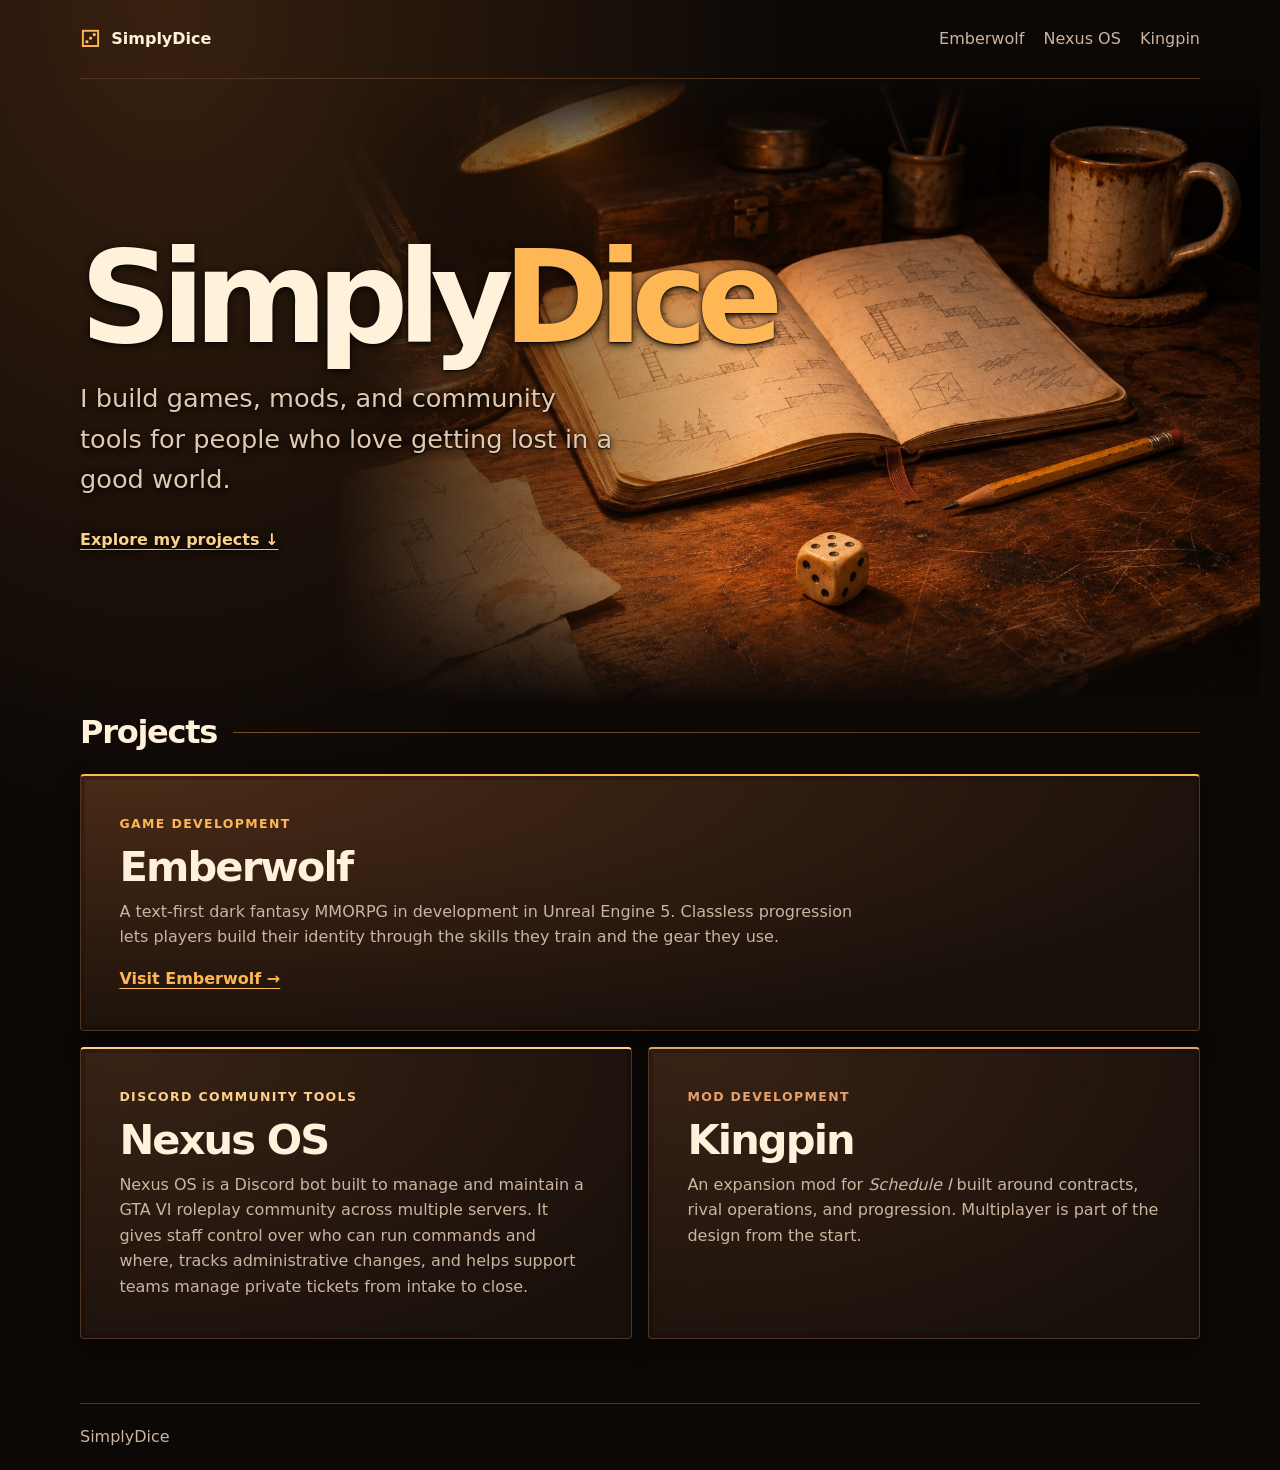
<file: index.html>
<!doctype html>
<html lang="en">
<head>
<meta charset="utf-8">
<meta name="viewport" content="width=device-width,initial-scale=1">
<meta name="description" content="SimplyDice is Dice's personal project portfolio, featuring Emberwolf, Nexus OS, and Kingpin.">
<meta name="theme-color" content="#0b0806">
<title>SimplyDice - Projects by Dice</title>
<style>
:root{color-scheme:dark;--bg:#0b0806;--text:#fff1da;--muted:#cbb4a0;--line:#513521;--amber:#ffb654;--gold:#ffd089;--panel:#19100b}
*{box-sizing:border-box}
body{margin:0;background:radial-gradient(ellipse at 13% 0%,#38200f,transparent 40rem),var(--bg);color:var(--text);font:1rem/1.6 system-ui,sans-serif}
a{color:inherit}
a:focus-visible{outline:2px solid var(--amber);outline-offset:5px}
.shell{width:min(1120px,calc(100% - 2.5rem));margin:auto}
header,footer{display:flex;align-items:center;justify-content:space-between;gap:1rem;padding:1.25rem 0}
header{border-bottom:1px solid var(--line)}
.brand{display:flex;align-items:center;gap:.65rem;text-decoration:none;font-weight:800}
.mark{color:var(--amber);font-size:1.5rem}
nav{display:flex;flex-wrap:wrap;gap:.35rem 1.2rem}
nav a,footer{color:var(--muted)}
nav a{text-decoration:none}
nav a:hover{color:var(--text);text-decoration:underline}
.hero{isolation:isolate;position:relative;display:grid;align-items:center;min-height:clamp(32rem,49vw,41rem);padding:clamp(5rem,11vw,9rem) 0}
.hero-copy{max-width:44rem;text-shadow:0 2px 9px #0b0806,0 1px 2px #0b0806}
.hero h1{font-size:clamp(3rem,10vw,8.5rem);letter-spacing:-.085em;line-height:1;margin:0}
.hero h1 span{color:var(--amber)}
.hero p{max-width:34rem;color:#e0c9b0;font-size:clamp(1.15rem,2.5vw,1.6rem);margin:1rem 0 1.65rem}
.hero-link,.card a{font-weight:750;text-underline-offset:.28em}
.hero-link{color:var(--gold)}
.workbench{position:absolute;z-index:-1;inset:0 min(0px,calc((1120px - 100vw) / 2 + 20px)) 0 auto;width:min(77vw,58rem);height:100%;object-fit:cover;object-position:59% 59%;mask-image:linear-gradient(90deg,transparent,#000 46%),linear-gradient(180deg,transparent,#000 12%,#000 80%,transparent);mask-composite:intersect}
.projects{position:relative;padding:0 0 4rem}
.projects h2{display:flex;align-items:center;gap:1rem;font-size:2rem;letter-spacing:-.04em;margin:0 0 1rem}
.projects h2::after{content:"";height:1px;flex:1;background:linear-gradient(90deg,#7b4e2a,var(--line))}
.grid{display:grid;grid-template-columns:repeat(2,minmax(0,1fr));gap:1rem}
.card{--accent:var(--amber);scroll-margin:1rem;background:radial-gradient(ellipse at 8% 0%,#382215,transparent 85%),var(--panel);border:1px solid var(--line);border-top:2px solid var(--accent);border-radius:.25rem;box-shadow:0 8px 24px #0005,inset 0 0 0 4px #0b080635}
.card:first-child{grid-column:1/-1;background:radial-gradient(ellipse at 5% 0%,#4a2b17,transparent 78%),var(--panel)}
.card:nth-child(2){--accent:var(--gold)}
.card:nth-child(3){--accent:#e7a16a}
.card:target{outline:2px solid var(--accent);outline-offset:4px}
.stripe{display:none}
.content{padding:clamp(1.3rem,4vw,2.4rem);max-width:52rem}
.type{margin:0;color:var(--accent);font-size:.78rem;letter-spacing:.11em;text-transform:uppercase;font-weight:800}
.card h3{font-size:clamp(1.7rem,4vw,2.6rem);line-height:1.05;letter-spacing:-.045em;margin:.65rem 0}
.card .content>p:not(.type){color:var(--muted);margin:0}
.card a{display:inline-block;color:var(--accent);margin-top:1rem}
footer{border-top:1px solid var(--line)}
@media(max-width:650px){header{align-items:flex-start;flex-direction:column}.hero{min-height:0;grid-template-columns:minmax(0,1fr);gap:.75rem;padding:3.25rem 0 1.25rem}.workbench{position:relative;inset:auto;width:100%;height:auto;mask-image:linear-gradient(180deg,transparent,#000 10%,#000 85%,transparent);mask-composite:add}.grid{grid-template-columns:1fr}}
</style>
</head>
<body>
<div class="shell">
<header><a class="brand" href="#top"><span class="mark" aria-hidden="true">&#9858;</span>SimplyDice</a><nav aria-label="Main"><a href="#emberwolf">Emberwolf</a><a href="#nexus-os">Nexus OS</a><a href="#kingpin">Kingpin</a></nav></header>
<main id="top">
<section class="hero" aria-labelledby="title">
<div class="hero-copy">
<h1 id="title">Simply<span>Dice</span></h1>
<p>I build games, mods, and community tools for people who love getting lost in a good world.</p>
<a class="hero-link" href="#projects">Explore my projects <span aria-hidden="true">&darr;</span></a>
</div>
<img class="workbench" src="workbench.jpg" alt="An ivory die and an open notebook on a worn wooden desk under an amber lamp." width="1448" height="1086" fetchpriority="high">
</section>
<section class="projects" id="projects" aria-labelledby="projects-title">
<h2 id="projects-title">Projects</h2>
<div class="grid">
<section class="card" id="emberwolf" aria-labelledby="emberwolf-title">
<div class="stripe" aria-hidden="true"></div>
<div class="content"><p class="type">Game development</p><h3 id="emberwolf-title">Emberwolf</h3><p>A text-first dark fantasy MMORPG in development in Unreal Engine 5. Classless progression lets players build their identity through the skills they train and the gear they use.</p><a href="./emberwolf.html">Visit Emberwolf <span aria-hidden="true">&rarr;</span></a></div>
</section>
<section class="card" id="nexus-os" aria-labelledby="nexus-title">
<div class="stripe" aria-hidden="true"></div>
<div class="content"><p class="type">Discord community tools</p><h3 id="nexus-title">Nexus OS</h3><p>Nexus OS is a Discord bot built to manage and maintain a GTA VI roleplay community across multiple servers. It gives staff control over who can run commands and where, tracks administrative changes, and helps support teams manage private tickets from intake to close.</p></div>
</section>
<section class="card" id="kingpin" aria-labelledby="kingpin-title">
<div class="stripe" aria-hidden="true"></div>
<div class="content"><p class="type">Mod development</p><h3 id="kingpin-title">Kingpin</h3><p>An expansion mod for <em>Schedule I</em> built around contracts, rival operations, and progression. Multiplayer is part of the design from the start.</p></div>
</section>
</div>
</section>
</main>
<footer>SimplyDice</footer>
</div>
</body>
</html>
</file>
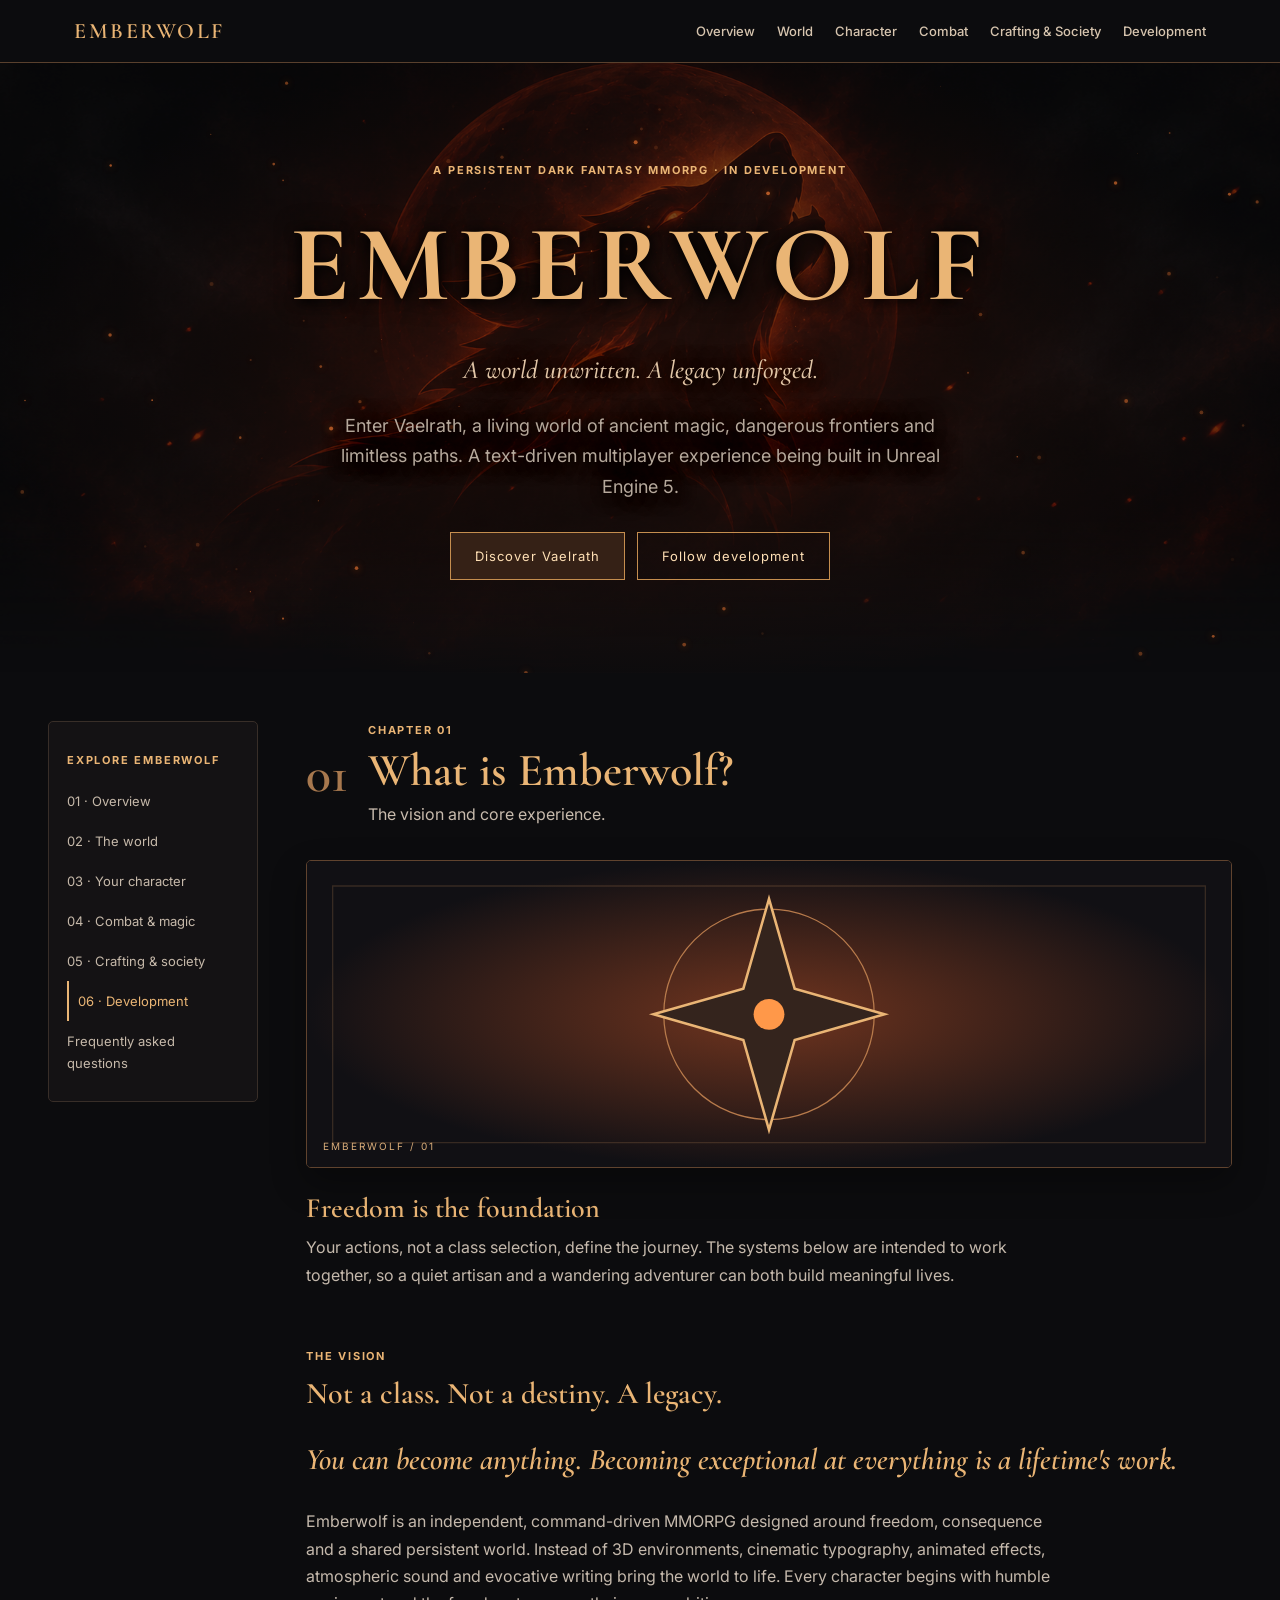
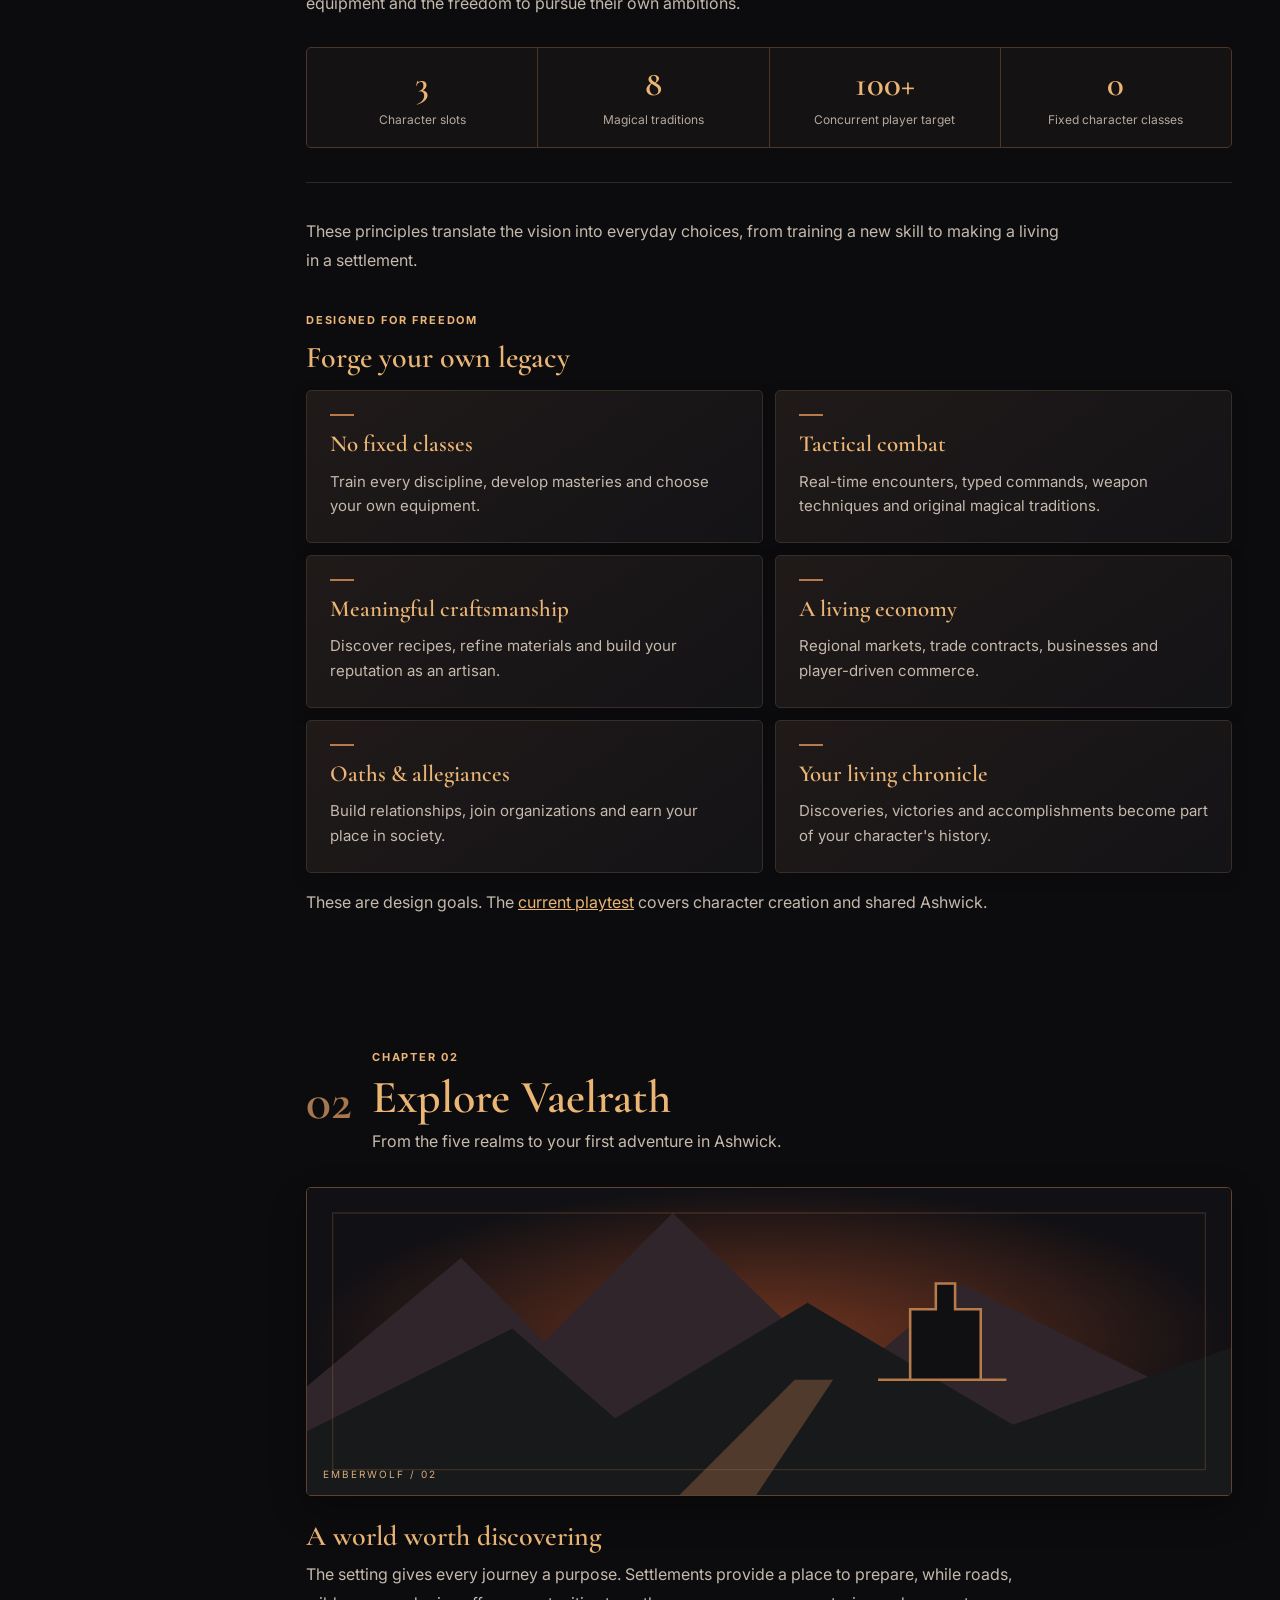
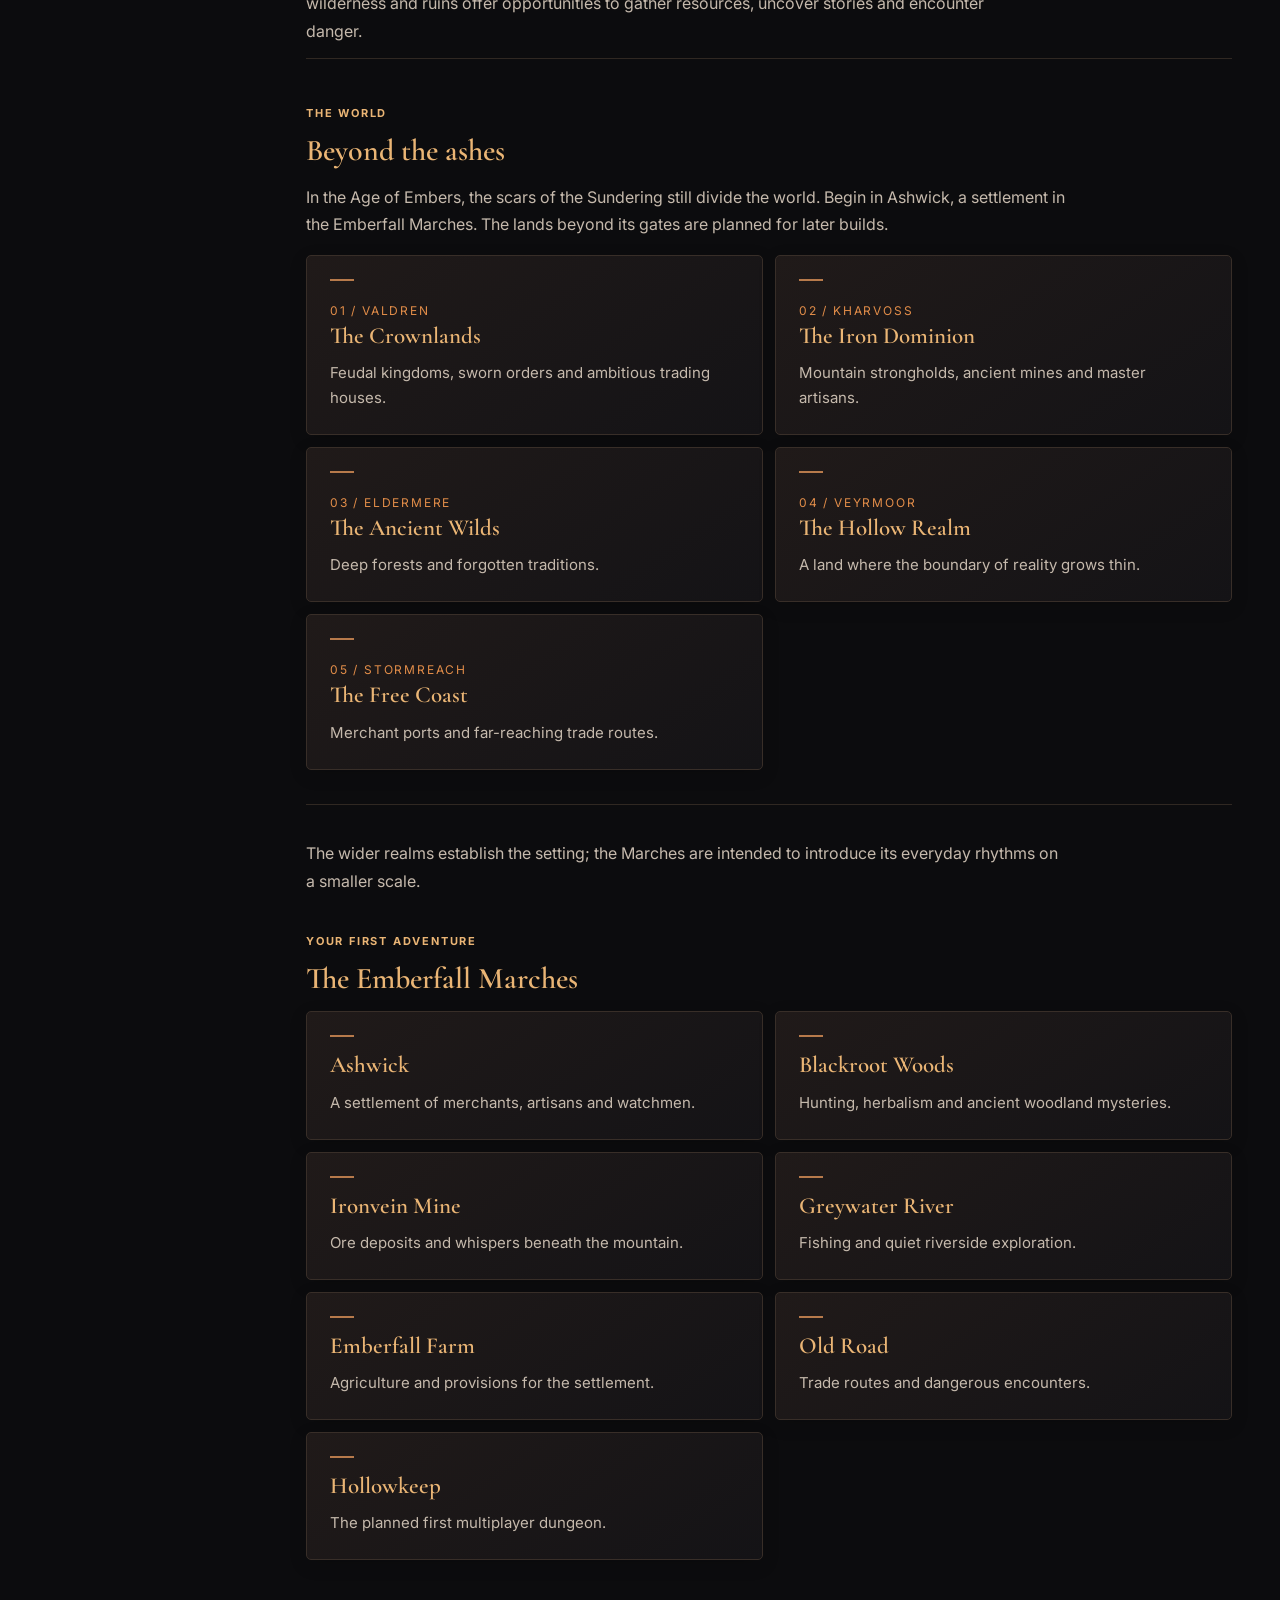
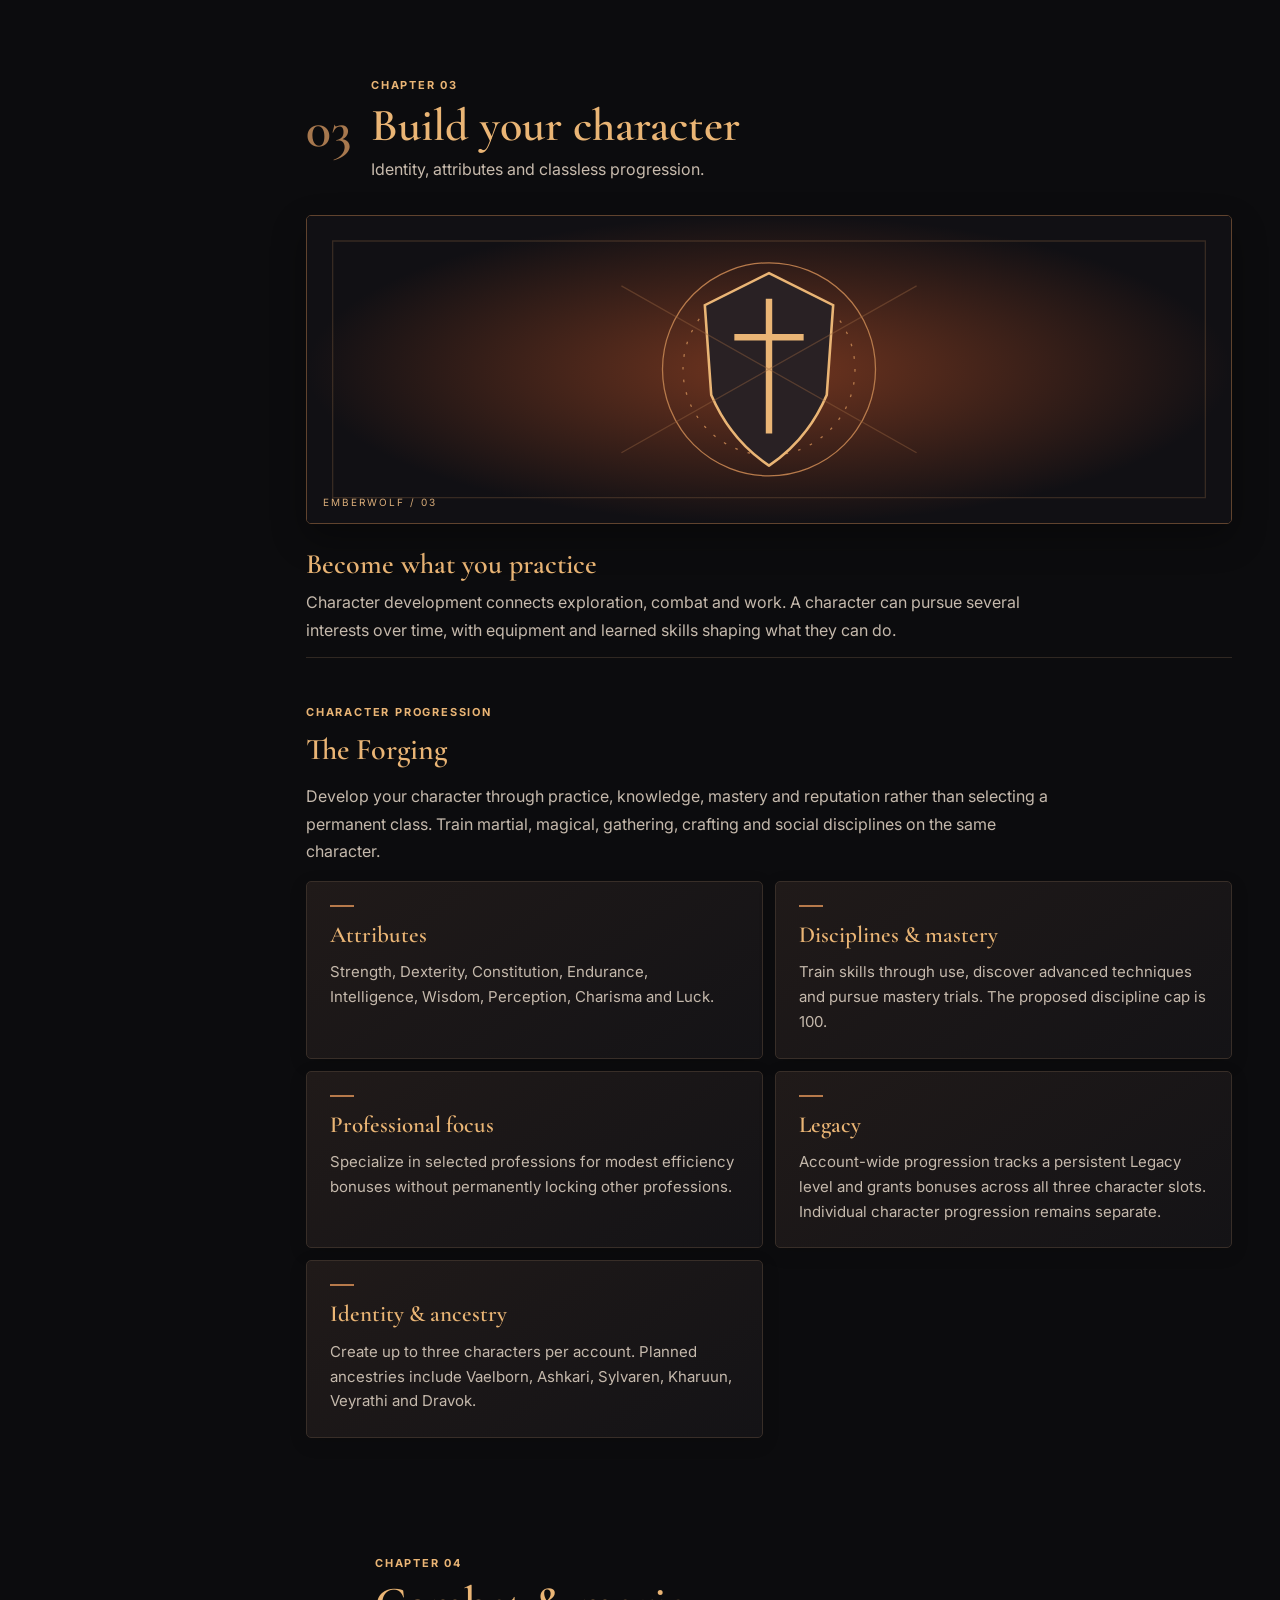
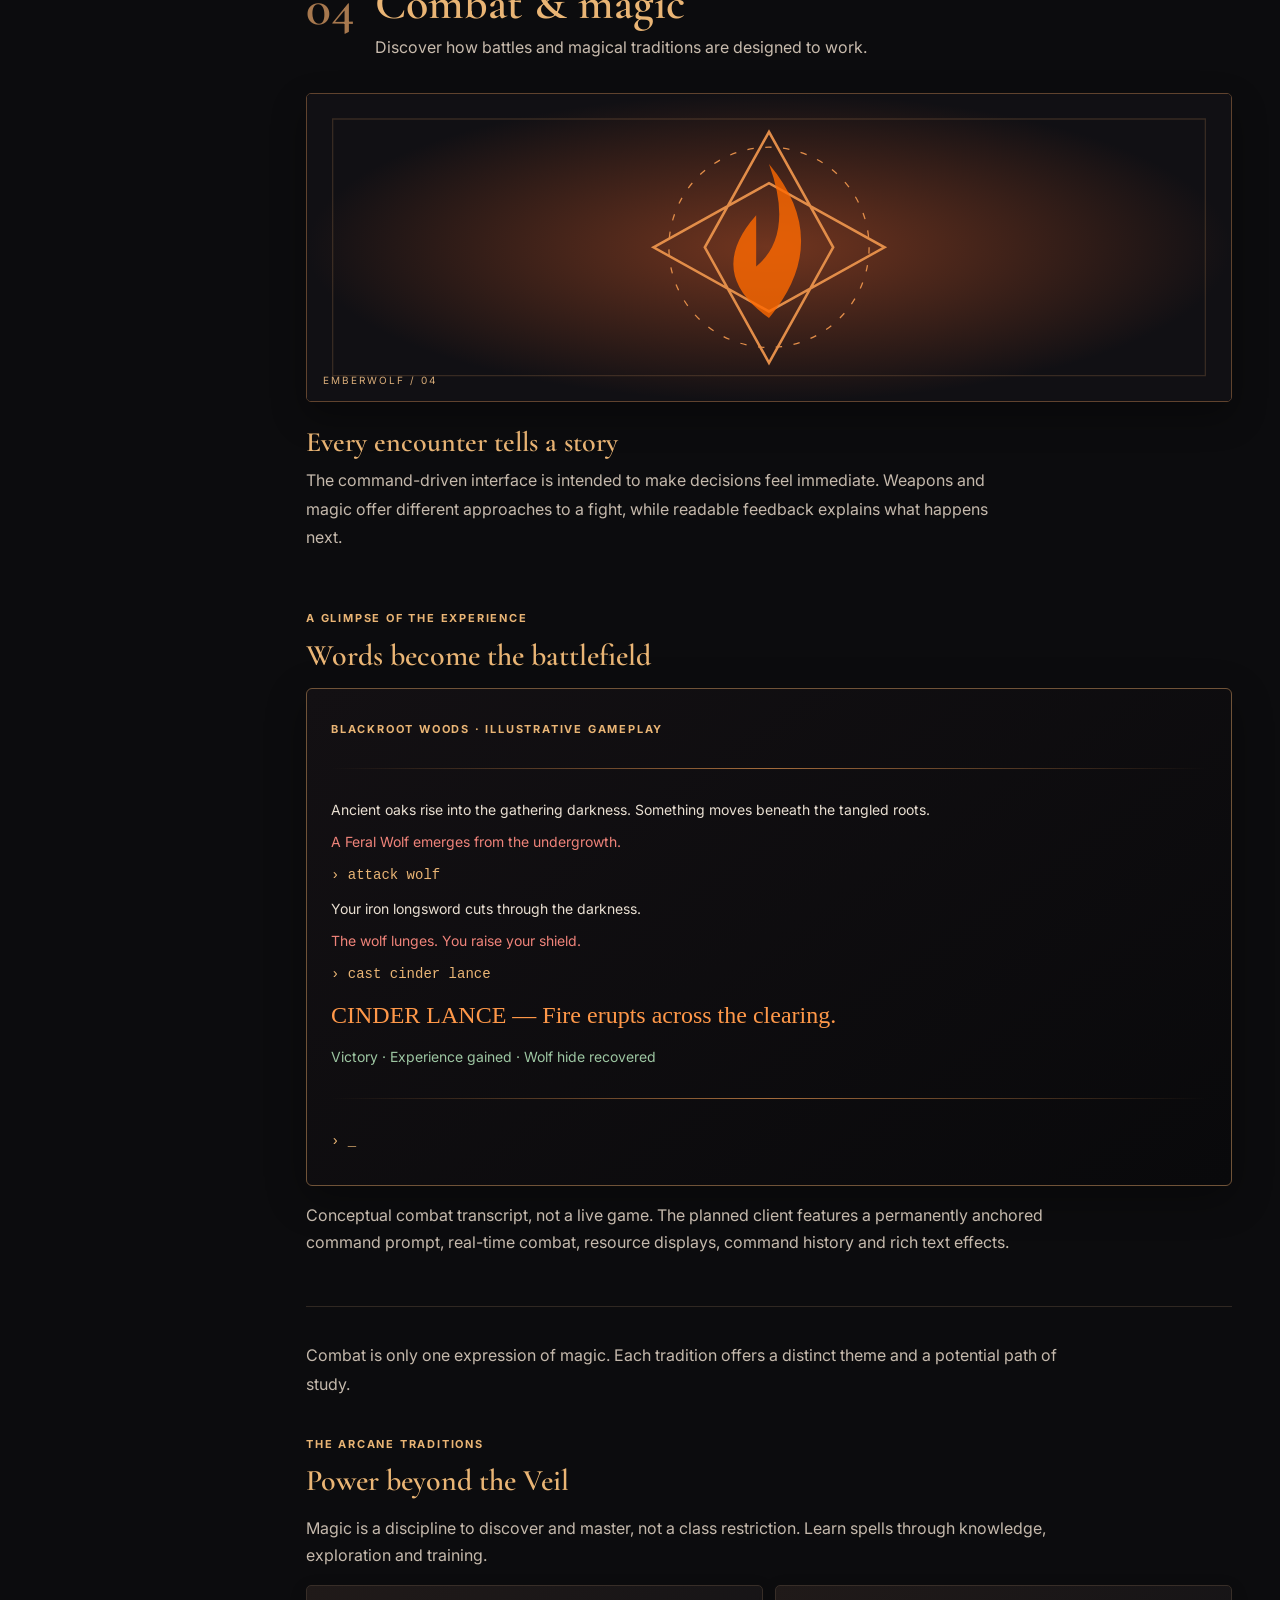
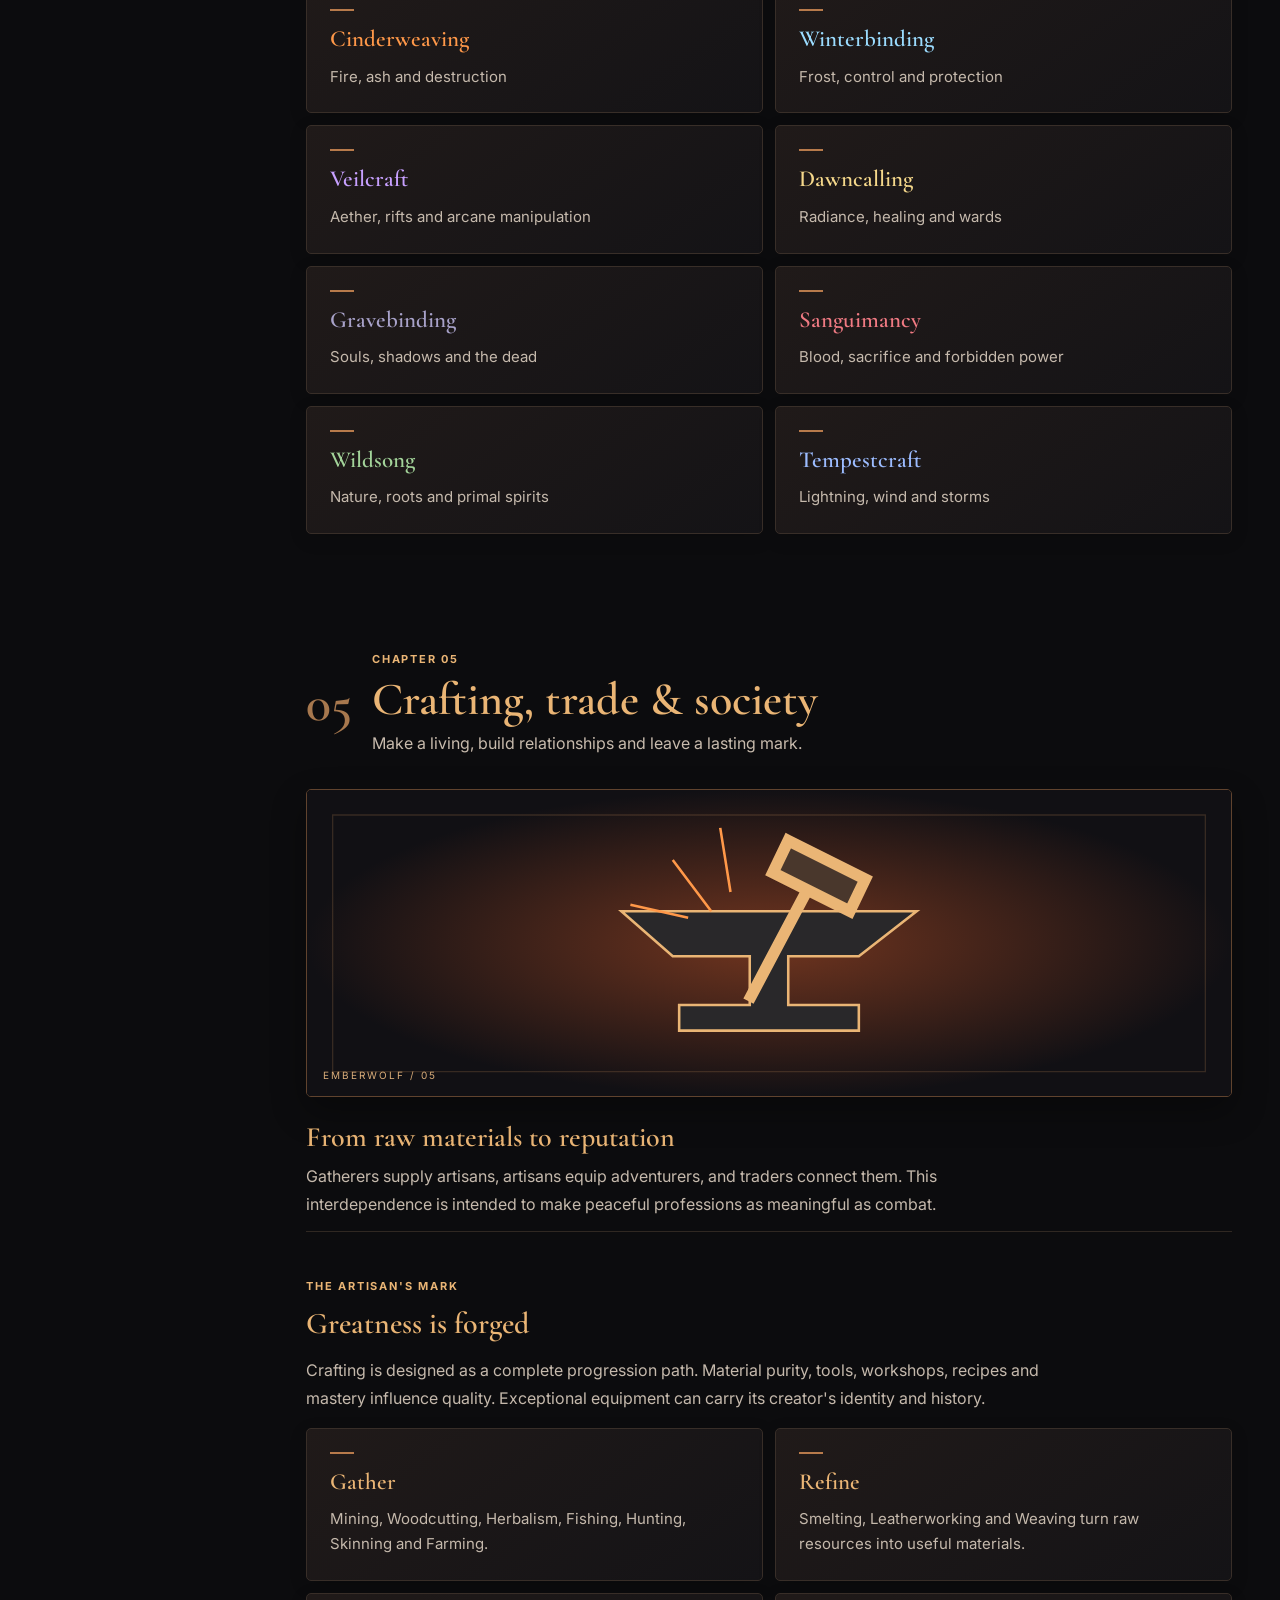
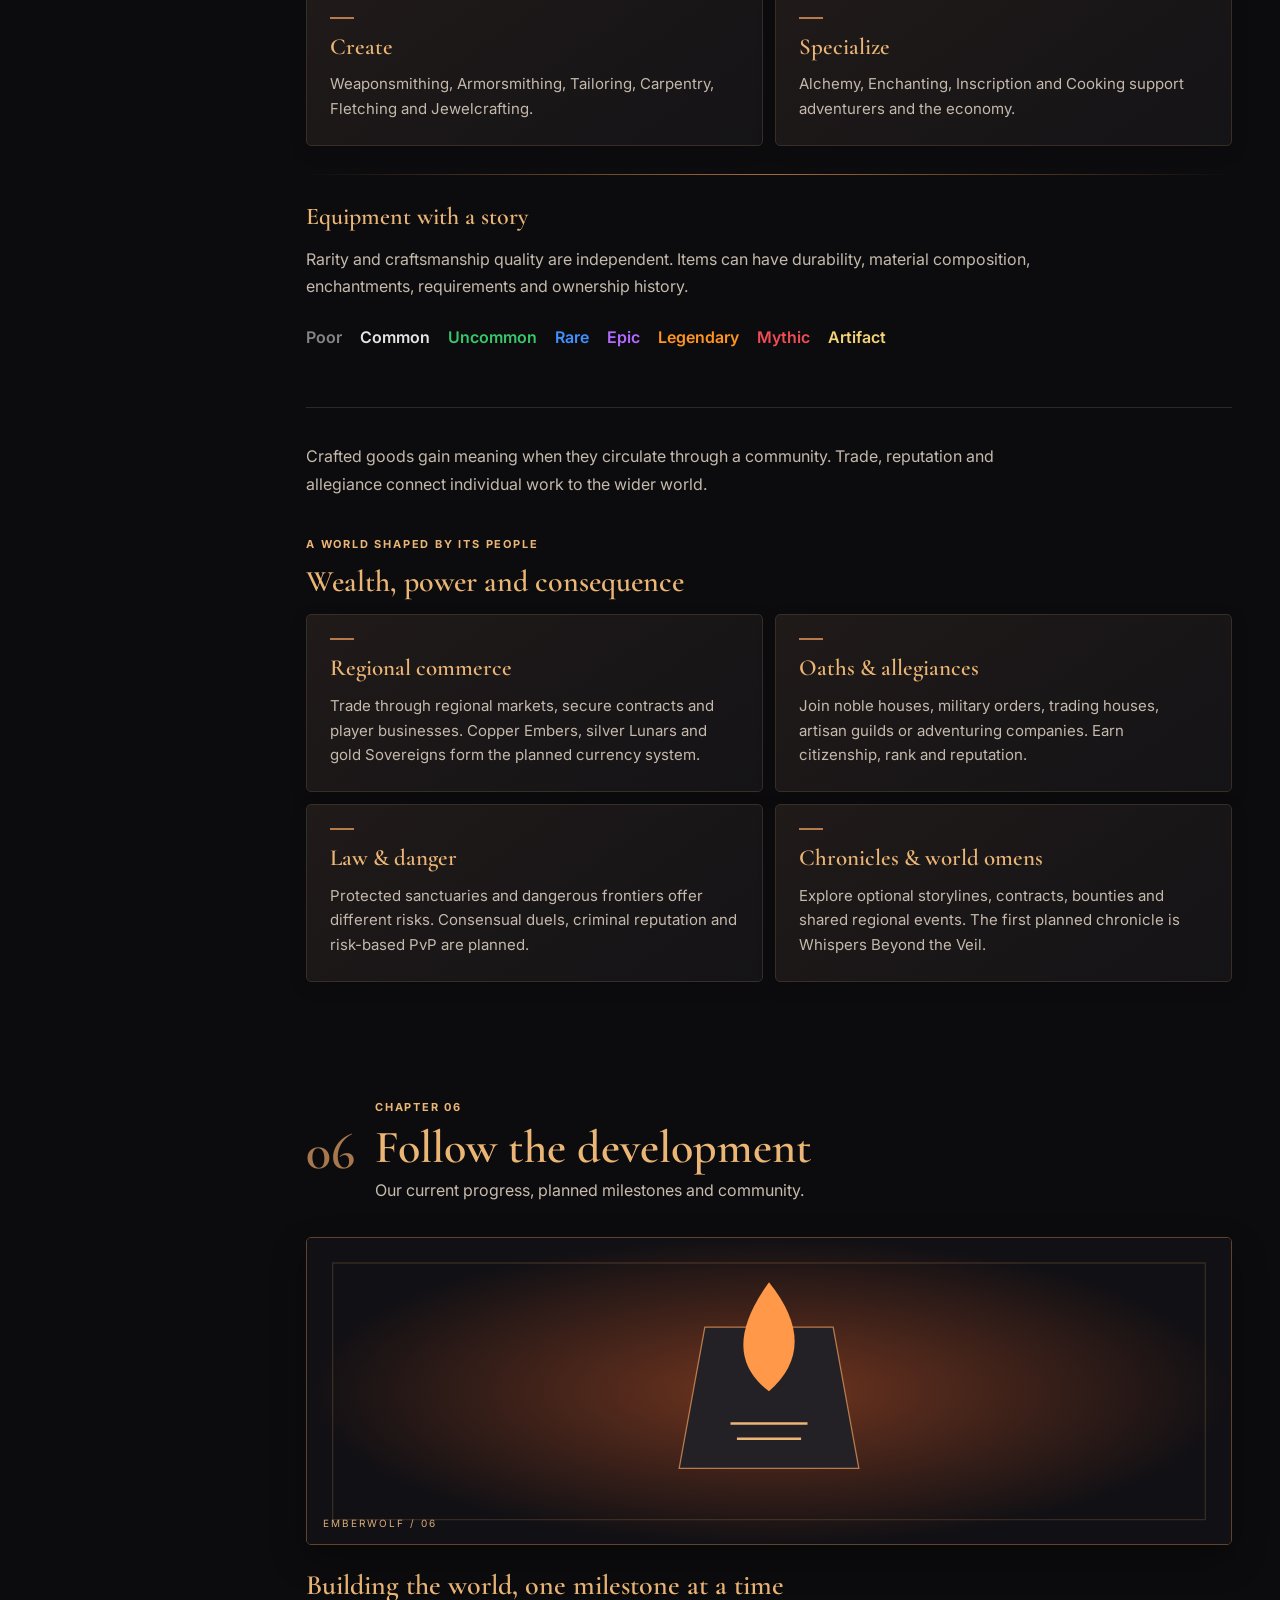
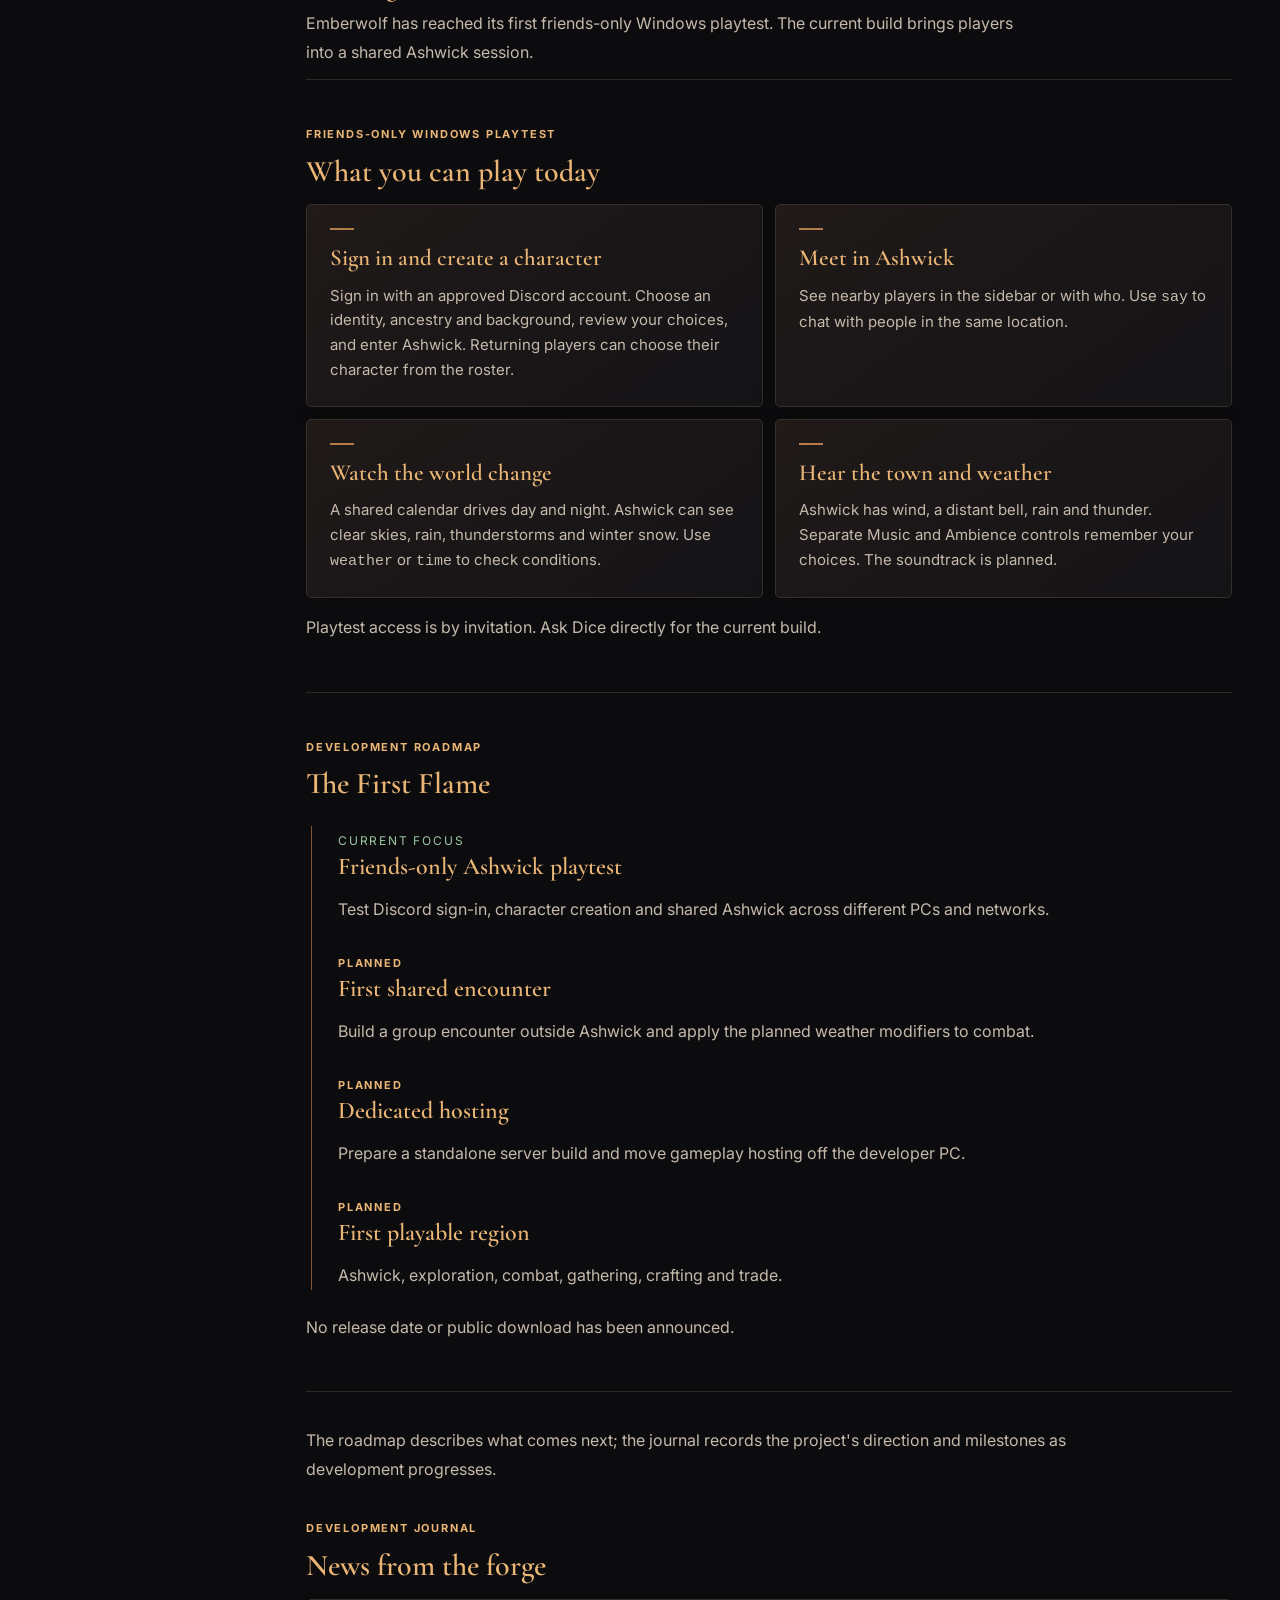
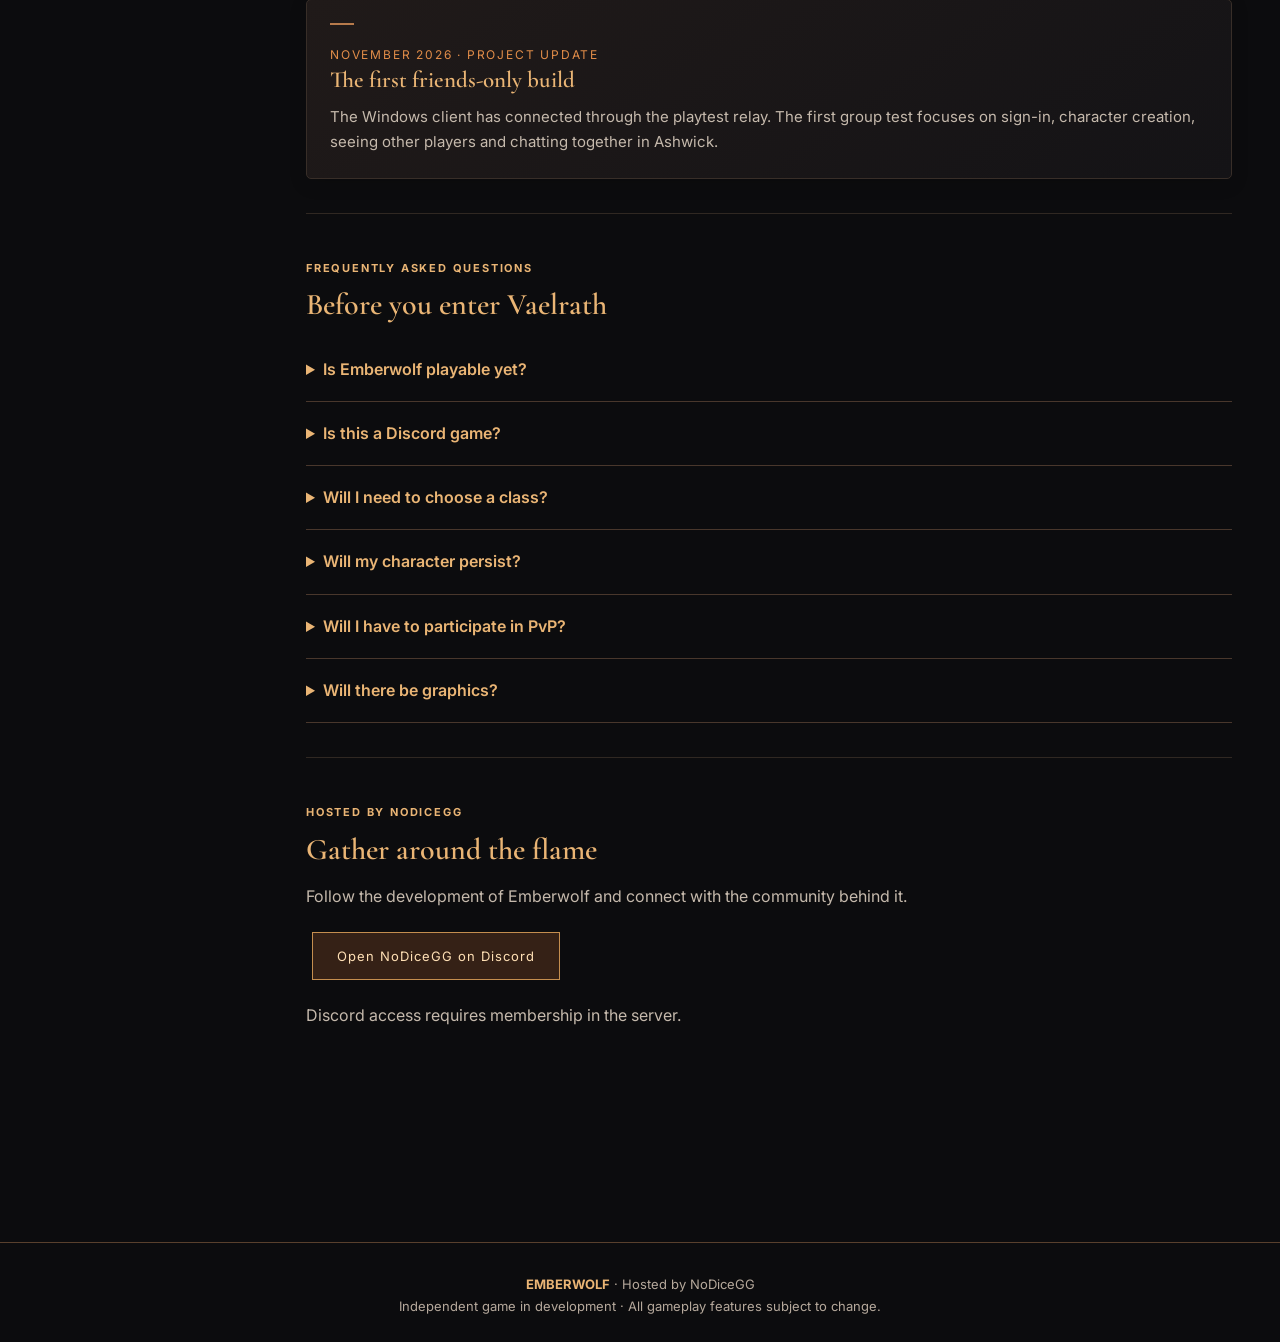
<file: emberwolf.html>
<!doctype html>
<html lang="en"><head><meta charset="utf-8"><meta name="viewport" content="width=device-width,initial-scale=1"><meta name="description" content="Emberwolf — a persistent, classless, text-driven dark fantasy MMORPG in development. Hosted by NoDiceGG."><meta name="theme-color" content="#0c0c0e"><title>Emberwolf | A world unwritten</title><link rel="preconnect" href="https://fonts.googleapis.com"><link rel="preconnect" href="https://fonts.gstatic.com" crossorigin><link href="https://fonts.googleapis.com/css2?family=Cormorant+Garamond:ital,wght@0,500;0,600;0,700;1,500&family=Inter:wght@400;500;600;700&display=swap" rel="stylesheet"><style>
:root{color-scheme:dark;--gold:#eab575;--ember:#ff6a00;--muted:#b6a99c;--line:#59402d}*{box-sizing:border-box}html{scroll-behavior:smooth}body{margin:0;background:#0c0c0e;color:#e9dfd2;font:16px/1.7 system-ui,sans-serif}a{color:var(--gold)}header{position:sticky;top:0;z-index:5;background:#0c0c0e;border-bottom:1px solid var(--line)}nav{max-width:1180px;margin:auto;display:flex;align-items:center;justify-content:space-between;gap:18px;padding:18px 24px;flex-wrap:wrap}.brand{font: bold 22px Georgia,serif;letter-spacing:4px;text-decoration:none}.links{display:flex;gap:22px;flex-wrap:wrap}.links a{font-size:13px;text-decoration:none;color:#d7c5af}.links a:hover,a:focus-visible{color:#fff;outline-color:var(--gold)}.hero{position:relative;isolation:isolate;overflow:hidden;min-height:650px;display:grid;place-items:center;text-align:center;padding:90px 24px;background:radial-gradient(ellipse at 50% 30%,#592217 0%,#21120e 35%,#0c0c0e 73%)}canvas{position:absolute;inset:0;width:100%;height:100%;z-index:-1;pointer-events:none}.hero-copy{max-width:850px}.sigil{width:100px;height:100px;margin:auto;color:var(--gold);filter:drop-shadow(0 0 18px #ff6a0070)}h1,h2,h3{font-family:Georgia,serif;font-weight:normal;color:var(--gold);line-height:1.15}h1{font-size:clamp(42px,9vw,108px);letter-spacing:.1em;margin:24px 0 8px;text-shadow:0 0 38px #e85c3050}h2{font-size:clamp(30px,5vw,48px);margin:10px 0 24px}h3{font-size:24px;margin:0 0 12px}.eyebrow{font-size:11px;letter-spacing:3px;text-transform:uppercase;color:var(--gold);font-weight:700}.tag{font:italic clamp(18px,3vw,26px) Georgia;color:#e0c5a6}.lede{max-width:650px;margin:24px auto;color:var(--muted);font-size:18px}.button{display:inline-block;text-decoration:none;border:1px solid #c58e4f;padding:12px 24px;margin:6px;background:#352116;color:#ffe0b5;font-size:13px;letter-spacing:1px}.button:hover{background:#56331d}.secondary{background:transparent}.wrap{max-width:1120px;margin:auto;padding:76px 24px;scroll-margin-top:90px}.section{border-top:1px solid #32251f}.grid{display:grid;grid-template-columns:repeat(auto-fit,minmax(235px,1fr));gap:18px}.tile{background:linear-gradient(145deg,#211a17,#131316);border:1px solid #49372c;padding:27px}.tile p,.muted{color:var(--muted)}.num{color:#e28d49;font-size:12px;letter-spacing:2px}.timeline{border-left:1px solid #805332;padding-left:26px}.timeline article{margin:24px 0}.timeline h3{margin-bottom:5px}.status{color:#9dc6a2;font-size:12px;text-transform:uppercase;letter-spacing:2px}.community{text-align:center;background:radial-gradient(ellipse at bottom,#342015,#0c0c0e 70%)}footer{border-top:1px solid var(--line);padding:30px;text-align:center;color:var(--muted);font-size:13px}footer strong{color:var(--gold)}@media(max-width:600px){nav{justify-content:center}.links{justify-content:center;gap:12px}.hero{min-height:530px}h1{letter-spacing:.04em}.wrap{padding:48px 20px}}@media(prefers-reduced-motion:reduce){html{scroll-behavior:auto}canvas{display:none}}
body{font-family:'Inter','Segoe UI',system-ui,sans-serif;font-weight:400;-webkit-font-smoothing:antialiased;text-rendering:optimizeLegibility}h1,h2,h3,.brand{font-family:'Cormorant Garamond',Georgia,serif;font-weight:600}.tag{font-family:'Cormorant Garamond',Georgia,serif;font-weight:500}.brand{letter-spacing:2.5px}h1{letter-spacing:.065em}.links a{font-weight:500}.eyebrow,.num,.status{letter-spacing:1.8px}.tile p{line-height:1.75}.hero{min-height:780px;background:radial-gradient(ellipse at 50% 22%,#78301c 0%,#30150f 30%,#0c0c0e 72%)}.hero:before{content:"";position:absolute;z-index:-1;width:420px;height:420px;top:40px;left:50%;transform:translateX(-50%);border:1px solid #c66b3940;border-radius:50%;box-shadow:0 0 90px #d34c2025,inset 0 0 90px #d34c2025}.hero h1{font-weight:700;text-shadow:0 0 55px #ff6a0060}.hero .sigil{width:130px;height:130px}.facts{display:grid;grid-template-columns:repeat(auto-fit,minmax(145px,1fr));gap:1px;background:#49372c;border:1px solid #49372c;margin-top:30px}.fact{background:#151214;padding:24px;text-align:center}.fact strong{display:block;font:600 35px 'Cormorant Garamond',Georgia,serif;color:var(--gold)}.fact span{font-size:12px;color:var(--muted)}.feature{background:linear-gradient(120deg,#26170f,#111114 75%);border-block:1px solid #513623}.quote{font:italic 600 clamp(25px,4vw,40px) 'Cormorant Garamond',Georgia,serif;color:var(--gold);max-width:800px}.terminal{background:#09090b;border:1px solid #705338;padding:24px;box-shadow:0 12px 40px #0005;font:14px/1.8 'Inter',sans-serif}.terminal p{margin:7px 0}.terminal code{color:#eab575}.danger{color:#ef837a}.good{color:#9dc6a2}.magic{color:#d4a2ff}.rule{height:1px;background:linear-gradient(90deg,transparent,#a36b3c,transparent);margin:28px 0}.tile{transition:border-color .2s,transform .2s}.tile:hover{border-color:#b47c45;transform:translateY(-3px)}details{border-bottom:1px solid #49372c;padding:18px 0}summary{cursor:pointer;color:var(--gold);font-weight:600}details p{color:var(--muted)}@media(max-width:600px){.hero{min-height:650px}.hero:before{width:280px;height:280px}}@media(prefers-reduced-motion:reduce){.tile{transition:none}.tile:hover{transform:none}}.hero{min-height:610px;padding:65px 24px}.reading-layout{max-width:1240px;margin:auto;display:grid;grid-template-columns:210px minmax(0,1fr);gap:42px;padding:48px 28px 80px;align-items:start}.contents{position:sticky;top:100px;border-left:1px solid #59402d;padding:10px 0 10px 18px}.contents a{display:block;padding:9px 0;color:#c6b9aa;text-decoration:none;font-size:13px}.contents a:hover{color:var(--gold)}.chapter{scroll-margin-top:105px;margin-bottom:60px}.chapter-heading{display:flex;gap:20px;align-items:center;border-bottom:1px solid #805332;padding:0 0 20px;margin-bottom:8px}.chapter-number{font:600 52px 'Cormorant Garamond',Georgia,serif;color:#a7784e}.chapter-heading h2{margin:4px 0;font-size:clamp(32px,4vw,46px)}.chapter-heading p{margin:0;color:#c8bbad}.chapter-heading .eyebrow{color:var(--gold)}.reading-content .wrap{max-width:none;padding:30px 0;scroll-margin-top:100px}.reading-content .section{border-top:1px solid #302822}.reading-content .wrap h2{font-size:30px;margin:8px 0 15px}.reading-content .wrap>p:not(.eyebrow){max-width:76ch}.reading-content .grid{grid-template-columns:repeat(2,minmax(0,1fr));gap:12px}.reading-content .tile{padding:20px;background:#171517;border-color:#382e28}.reading-content .tile h3{font-size:23px}.reading-content .tile p{margin:8px 0 0;color:#c5b9ac;font-size:15px;line-height:1.65}.reading-content .feature{background:none;border:0}.reading-content .facts{grid-template-columns:repeat(4,minmax(0,1fr))}.reading-content .fact{padding:15px 8px}.reading-content .quote{font-size:30px}.muted{color:#c5b9ac}.reading-content .community{text-align:left;background:none}.reading-content .tile:hover{transform:none}.reading-content .timeline{margin-left:5px}@media(max-width:900px){.reading-layout{grid-template-columns:1fr;gap:24px;padding:28px 20px}.contents{position:static;display:flex;flex-wrap:wrap;gap:8px 18px;border:1px solid #49372c;padding:15px}.contents .eyebrow{width:100%;margin:0}.contents a{padding:4px 0}.chapter{scroll-margin-top:145px}}@media(max-width:550px){.reading-content .grid{grid-template-columns:1fr}.reading-content .facts{grid-template-columns:repeat(2,minmax(0,1fr))}.chapter-heading{gap:12px}.chapter-number{font-size:38px}.hero{min-height:510px}.chapter{margin-bottom:35px}}.hero:before{width:auto;height:auto;inset:0;transform:none;border:0;border-radius:0;box-shadow:none;background:url('./emberwolf-logo.png') center center / cover no-repeat;opacity:.45;mask-image:linear-gradient(to bottom,#000 0%,#000 75%,transparent 100%);pointer-events:none}.hero-copy{position:relative;z-index:1}.hero canvas{z-index:0}.hero h1,.hero .tag,.hero .lede{text-shadow:0 2px 12px #000,0 0 25px #000}.hero{background:radial-gradient(ellipse at center,#30150f,#0c0c0e 75%)}@media(max-width:600px){.hero:before{width:auto;height:auto;background-size:cover;opacity:.35}}.reading-layout{gap:48px}.chapter{margin-bottom:82px}.chapter-heading{border-bottom:0;margin-bottom:12px}.chapter-art{position:relative;overflow:hidden;border:1px solid #60432e;border-radius:5px;box-shadow:0 14px 35px #0005;aspect-ratio:3/1}.chapter-art svg{width:100%;height:100%;display:block}.chapter-art span{position:absolute;bottom:12px;left:16px;color:#d9ac79;font-size:10px;letter-spacing:2px}.chapter-intro{padding:24px 0 12px}.chapter-intro h3{font-size:28px;margin-bottom:8px}.chapter-intro p,.section-bridge{color:#c5b9ac;max-width:72ch;margin:0;line-height:1.8}.section-bridge{padding:0 0 24px;margin-bottom:12px}.reading-content .tile{position:relative;border-radius:5px;background:linear-gradient(145deg,#201a19,#141316);box-shadow:0 5px 18px #0002;padding:23px}.reading-content .tile:before{content:"";display:block;width:24px;height:2px;background:#b77a4b;margin-bottom:15px}.reading-content .tile:hover{background:#231b18}.contents{background:#141214;border:1px solid #382e28;border-radius:5px;padding:18px}.contents a.active{color:#eab575;border-left:2px solid #eab575;padding-left:9px}.reading-content .facts{border-radius:5px;overflow:hidden}.reading-content .wrap{padding:34px 0}.terminal{border-radius:6px;background:linear-gradient(145deg,#131013,#09090b)}@media(max-width:550px){.chapter-art{aspect-ratio:2.5/1}.chapter{margin-bottom:48px}.chapter-intro{padding-top:18px}}</style></head><body><header><nav aria-label="Main navigation"><a class="brand" href="#home">EMBERWOLF</a><div class="links"><a href="#overview">Overview</a><a href="#world-guide">World</a><a href="#character-guide">Character</a><a href="#combat-guide">Combat</a><a href="#economy-guide">Crafting & Society</a><a href="#project-guide">Development</a></div></nav></header><main>
<section class="hero" id="home"><canvas id="embers" aria-hidden="true"></canvas><div class="hero-copy"><p class="eyebrow">A persistent dark fantasy MMORPG · In development</p><h1>EMBERWOLF</h1><p class="tag">A world unwritten. A legacy unforged.</p><p class="lede">Enter Vaelrath, a living world of ancient magic, dangerous frontiers and limitless paths. A text-driven multiplayer experience being built in Unreal Engine 5.</p><a class="button" href="#world-guide">Discover Vaelrath</a><a class="button secondary" href="#project-guide">Follow development</a></div></section>
<div class="reading-layout"><aside class="contents"><p class="eyebrow">Explore Emberwolf</p><a href="#overview">01 · Overview</a><a href="#world-guide">02 · The world</a><a href="#character-guide">03 · Your character</a><a href="#combat-guide">04 · Combat & magic</a><a href="#economy-guide">05 · Crafting & society</a><a href="#project-guide">06 · Development</a><a href="#faq">Frequently asked questions</a></aside><div class="reading-content"><div class="chapter" id="overview"><div class="chapter-heading"><span class="chapter-number">01</span><div><p class="eyebrow">Chapter 01</p><h2>What is Emberwolf?</h2><p>The vision and core experience.</p></div></div><div class="chapter-art"><svg viewBox="0 0 720 240" preserveAspectRatio="xMidYMid slice" aria-hidden="true"><defs><radialGradient id="glow-overview"><stop stop-color="#71351f"/><stop offset="1" stop-color="#111014"/></radialGradient></defs><rect width="720" height="240" fill="url(#glow-overview)"/><circle cx="360" cy="120" r="82" fill="none" stroke="#b77a4b"/><path d="M360 30 380 100 450 120 380 140 360 210 340 140 270 120 340 100Z" fill="#34241d" stroke="#eab575" stroke-width="2"/><circle cx="360" cy="120" r="12" fill="#ff9849"/><path d="M20 20h680v200H20Z" fill="none" stroke="#a7784e" opacity=".25"/></svg><span>EMBERWOLF / 01</span></div><div class="chapter-intro"><h3>Freedom is the foundation</h3><p>Your actions, not a class selection, define the journey. The systems below are intended to work together, so a quiet artisan and a wandering adventurer can both build meaningful lives.</p></div><section class="wrap"><p class="eyebrow">The vision</p><h2>Not a class. Not a destiny. A legacy.</h2><p class="quote">You can become anything. Becoming exceptional at everything is a lifetime's work.</p><p class="muted">Emberwolf is an independent, command-driven MMORPG designed around freedom, consequence and a shared persistent world. Instead of 3D environments, cinematic typography, animated effects, atmospheric sound and evocative writing bring the world to life. Every character begins with humble equipment and the freedom to pursue their own ambitions.</p><div class="facts"><div class="fact"><strong>3</strong><span>Character slots</span></div><div class="fact"><strong>8</strong><span>Magical traditions</span></div><div class="fact"><strong>100+</strong><span>Concurrent player target</span></div><div class="fact"><strong>0</strong><span>Fixed character classes</span></div></div></section><section class="wrap section" id="gameplay"><p class="section-bridge">These principles translate the vision into everyday choices, from training a new skill to making a living in a settlement.</p><p class="eyebrow">Designed for freedom</p><h2>Forge your own legacy</h2><div class="grid"><article class="tile"><h3>No fixed classes</h3><p>Train every discipline, develop masteries and choose your own equipment.</p></article><article class="tile"><h3>Tactical combat</h3><p>Real-time encounters, typed commands, weapon techniques and original magical traditions.</p></article><article class="tile"><h3>Meaningful craftsmanship</h3><p>Discover recipes, refine materials and build your reputation as an artisan.</p></article><article class="tile"><h3>A living economy</h3><p>Regional markets, trade contracts, businesses and player-driven commerce.</p></article><article class="tile"><h3>Oaths & allegiances</h3><p>Build relationships, join organizations and earn your place in society.</p></article><article class="tile"><h3>Your living chronicle</h3><p>Discoveries, victories and accomplishments become part of your character's history.</p></article></div><p class="muted">These are design goals. The <a href="#playtest">current playtest</a> covers character creation and shared Ashwick.</p></section></div><div class="chapter" id="world-guide"><div class="chapter-heading"><span class="chapter-number">02</span><div><p class="eyebrow">Chapter 02</p><h2>Explore Vaelrath</h2><p>From the five realms to your first adventure in Ashwick.</p></div></div><div class="chapter-art"><svg viewBox="0 0 720 240" preserveAspectRatio="xMidYMid slice" aria-hidden="true"><defs><radialGradient id="glow-world"><stop stop-color="#71351f"/><stop offset="1" stop-color="#111014"/></radialGradient></defs><rect width="720" height="240" fill="url(#glow-world)"/><path d="M0 155 120 55 185 120 285 20 420 150 510 75 720 180V240H0Z" fill="#30252a"/><path d="M0 190 160 110 240 180 390 90 550 185 720 125V240H0Z" fill="#17191b"/><path d="M290 240 380 150 410 150 350 240" fill="#b77a4b" opacity=".35"/><path d="M470 150v-55h20v-20h15v20h20v55m-80 0h100" fill="#100f12" stroke="#b77a4b" stroke-width="2"/><path d="M20 20h680v200H20Z" fill="none" stroke="#a7784e" opacity=".25"/></svg><span>EMBERWOLF / 02</span></div><div class="chapter-intro"><h3>A world worth discovering</h3><p>The setting gives every journey a purpose. Settlements provide a place to prepare, while roads, wilderness and ruins offer opportunities to gather resources, uncover stories and encounter danger.</p></div><section class="wrap section" id="world"><p class="eyebrow">The world</p><h2>Beyond the ashes</h2><p class="muted">In the Age of Embers, the scars of the Sundering still divide the world. Begin in Ashwick, a settlement in the Emberfall Marches. The lands beyond its gates are planned for later builds.</p><div class="grid"><article class="tile"><span class="num">01 / VALDREN</span><h3>The Crownlands</h3><p>Feudal kingdoms, sworn orders and ambitious trading houses.</p></article><article class="tile"><span class="num">02 / KHARVOSS</span><h3>The Iron Dominion</h3><p>Mountain strongholds, ancient mines and master artisans.</p></article><article class="tile"><span class="num">03 / ELDERMERE</span><h3>The Ancient Wilds</h3><p>Deep forests and forgotten traditions.</p></article><article class="tile"><span class="num">04 / VEYRMOOR</span><h3>The Hollow Realm</h3><p>A land where the boundary of reality grows thin.</p></article><article class="tile"><span class="num">05 / STORMREACH</span><h3>The Free Coast</h3><p>Merchant ports and far-reaching trade routes.</p></article></div></section><section class="wrap section"><p class="section-bridge">The wider realms establish the setting; the Marches are intended to introduce its everyday rhythms on a smaller scale.</p><p class="eyebrow">Your first adventure</p><h2>The Emberfall Marches</h2><div class="grid"><article class="tile"><h3>Ashwick</h3><p>A settlement of merchants, artisans and watchmen.</p></article><article class="tile"><h3>Blackroot Woods</h3><p>Hunting, herbalism and ancient woodland mysteries.</p></article><article class="tile"><h3>Ironvein Mine</h3><p>Ore deposits and whispers beneath the mountain.</p></article><article class="tile"><h3>Greywater River</h3><p>Fishing and quiet riverside exploration.</p></article><article class="tile"><h3>Emberfall Farm</h3><p>Agriculture and provisions for the settlement.</p></article><article class="tile"><h3>Old Road</h3><p>Trade routes and dangerous encounters.</p></article><article class="tile"><h3>Hollowkeep</h3><p>The planned first multiplayer dungeon.</p></article></div></section></div><div class="chapter" id="character-guide"><div class="chapter-heading"><span class="chapter-number">03</span><div><p class="eyebrow">Chapter 03</p><h2>Build your character</h2><p>Identity, attributes and classless progression.</p></div></div><div class="chapter-art"><svg viewBox="0 0 720 240" preserveAspectRatio="xMidYMid slice" aria-hidden="true"><defs><radialGradient id="glow-character"><stop stop-color="#71351f"/><stop offset="1" stop-color="#111014"/></radialGradient></defs><rect width="720" height="240" fill="url(#glow-character)"/><circle cx="360" cy="120" r="83" fill="none" stroke="#b77a4b"/><circle cx="360" cy="120" r="67" fill="none" stroke="#b77a4b" stroke-dasharray="2 8"/><path d="M360 45 410 70 405 140Q390 175 360 195Q330 175 315 140L310 70Z" fill="#292124" stroke="#eab575" stroke-width="2"/><path d="M360 65v105m-27-75h54" stroke="#eab575" stroke-width="5"/><path d="M245 185 475 55M245 55 475 185" stroke="#9b6742" opacity=".4"/><path d="M20 20h680v200H20Z" fill="none" stroke="#a7784e" opacity=".25"/></svg><span>EMBERWOLF / 03</span></div><div class="chapter-intro"><h3>Become what you practice</h3><p>Character development connects exploration, combat and work. A character can pursue several interests over time, with equipment and learned skills shaping what they can do.</p></div><section class="wrap section" id="progression"><p class="eyebrow">Character progression</p><h2>The Forging</h2><p class="muted">Develop your character through practice, knowledge, mastery and reputation rather than selecting a permanent class. Train martial, magical, gathering, crafting and social disciplines on the same character.</p><div class="grid"><article class="tile"><h3>Attributes</h3><p>Strength, Dexterity, Constitution, Endurance, Intelligence, Wisdom, Perception, Charisma and Luck.</p></article><article class="tile"><h3>Disciplines & mastery</h3><p>Train skills through use, discover advanced techniques and pursue mastery trials. The proposed discipline cap is 100.</p></article><article class="tile"><h3>Professional focus</h3><p>Specialize in selected professions for modest efficiency bonuses without permanently locking other professions.</p></article><article class="tile"><h3>Legacy</h3><p>Account-wide progression tracks a persistent Legacy level and grants bonuses across all three character slots. Individual character progression remains separate.</p></article><article class="tile"><h3>Identity & ancestry</h3><p>Create up to three characters per account. Planned ancestries include Vaelborn, Ashkari, Sylvaren, Kharuun, Veyrathi and Dravok.</p></article></div></section></div><div class="chapter" id="combat-guide"><div class="chapter-heading"><span class="chapter-number">04</span><div><p class="eyebrow">Chapter 04</p><h2>Combat & magic</h2><p>Discover how battles and magical traditions are designed to work.</p></div></div><div class="chapter-art"><svg viewBox="0 0 720 240" preserveAspectRatio="xMidYMid slice" aria-hidden="true"><defs><radialGradient id="glow-combat"><stop stop-color="#71351f"/><stop offset="1" stop-color="#111014"/></radialGradient></defs><rect width="720" height="240" fill="url(#glow-combat)"/><circle cx="360" cy="120" r="78" fill="none" stroke="#e28d49" stroke-dasharray="5 9"/><path d="M360 30 410 120 360 210 310 120Z M270 120 360 70 450 120 360 170Z" fill="none" stroke="#e28d49" stroke-width="2"/><path d="M360 55Q410 115 360 175Q310 140 350 95L350 135Q380 110 360 55Z" fill="#ff6a00" opacity=".8"/><path d="M20 20h680v200H20Z" fill="none" stroke="#a7784e" opacity=".25"/></svg><span>EMBERWOLF / 04</span></div><div class="chapter-intro"><h3>Every encounter tells a story</h3><p>The command-driven interface is intended to make decisions feel immediate. Weapons and magic offer different approaches to a fight, while readable feedback explains what happens next.</p></div><section class="feature"><div class="wrap"><p class="eyebrow">A glimpse of the experience</p><h2>Words become the battlefield</h2><div class="terminal"><p class="eyebrow">BLACKROOT WOODS · ILLUSTRATIVE GAMEPLAY</p><div class="rule"></div><p>Ancient oaks rise into the gathering darkness. Something moves beneath the tangled roots.</p><p class="danger">A Feral Wolf emerges from the undergrowth.</p><p><code>› attack wolf</code></p><p>Your iron longsword cuts through the darkness.</p><p class="danger">The wolf lunges. You raise your shield.</p><p><code>› cast cinder lance</code></p><p style="color:#ff9849;font-size:24px;font-family:Georgia">CINDER LANCE — Fire erupts across the clearing.</p><p class="good">Victory · Experience gained · Wolf hide recovered</p><div class="rule"></div><p><code>› _</code></p></div><p class="muted">Conceptual combat transcript, not a live game. The planned client features a permanently anchored command prompt, real-time combat, resource displays, command history and rich text effects.</p></div></section><section class="wrap section" id="magic"><p class="section-bridge">Combat is only one expression of magic. Each tradition offers a distinct theme and a potential path of study.</p><p class="eyebrow">The arcane traditions</p><h2>Power beyond the Veil</h2><p class="muted">Magic is a discipline to discover and master, not a class restriction. Learn spells through knowledge, exploration and training.</p><div class="grid"><article class="tile"><h3 style="color:#ff9849">Cinderweaving</h3><p>Fire, ash and destruction</p></article><article class="tile"><h3 style="color:#9bdcff">Winterbinding</h3><p>Frost, control and protection</p></article><article class="tile"><h3 style="color:#c7a0ff">Veilcraft</h3><p>Aether, rifts and arcane manipulation</p></article><article class="tile"><h3 style="color:#f5d88b">Dawncalling</h3><p>Radiance, healing and wards</p></article><article class="tile"><h3 style="color:#a8a2c9">Gravebinding</h3><p>Souls, shadows and the dead</p></article><article class="tile"><h3 style="color:#f07a83">Sanguimancy</h3><p>Blood, sacrifice and forbidden power</p></article><article class="tile"><h3 style="color:#a3d49a">Wildsong</h3><p>Nature, roots and primal spirits</p></article><article class="tile"><h3 style="color:#9cbcff">Tempestcraft</h3><p>Lightning, wind and storms</p></article></div></section></div><div class="chapter" id="economy-guide"><div class="chapter-heading"><span class="chapter-number">05</span><div><p class="eyebrow">Chapter 05</p><h2>Crafting, trade & society</h2><p>Make a living, build relationships and leave a lasting mark.</p></div></div><div class="chapter-art"><svg viewBox="0 0 720 240" preserveAspectRatio="xMidYMid slice" aria-hidden="true"><defs><radialGradient id="glow-craft"><stop stop-color="#71351f"/><stop offset="1" stop-color="#111014"/></radialGradient></defs><rect width="720" height="240" fill="url(#glow-craft)"/><path d="M245 95h230l-45 35h-55v38h55v20H290v-20h55v-38h-60Z" fill="#29282a" stroke="#eab575" stroke-width="2"/><path d="M375 40l60 30-12 25-60-30zM389 80l-45 85" stroke="#eab575" stroke-width="9" fill="#49372c"/><path d="M315 95l-30-40m45 25-8-50m-25 70-45-10" stroke="#ff9849" stroke-width="2"/><path d="M20 20h680v200H20Z" fill="none" stroke="#a7784e" opacity=".25"/></svg><span>EMBERWOLF / 05</span></div><div class="chapter-intro"><h3>From raw materials to reputation</h3><p>Gatherers supply artisans, artisans equip adventurers, and traders connect them. This interdependence is intended to make peaceful professions as meaningful as combat.</p></div><section class="wrap section" id="crafting"><p class="eyebrow">The artisan's mark</p><h2>Greatness is forged</h2><p class="muted">Crafting is designed as a complete progression path. Material purity, tools, workshops, recipes and mastery influence quality. Exceptional equipment can carry its creator's identity and history.</p><div class="grid"><article class="tile"><h3>Gather</h3><p>Mining, Woodcutting, Herbalism, Fishing, Hunting, Skinning and Farming.</p></article><article class="tile"><h3>Refine</h3><p>Smelting, Leatherworking and Weaving turn raw resources into useful materials.</p></article><article class="tile"><h3>Create</h3><p>Weaponsmithing, Armorsmithing, Tailoring, Carpentry, Fletching and Jewelcrafting.</p></article><article class="tile"><h3>Specialize</h3><p>Alchemy, Enchanting, Inscription and Cooking support adventurers and the economy.</p></article></div><div class="rule"></div><h3>Equipment with a story</h3><p class="muted">Rarity and craftsmanship quality are independent. Items can have durability, material composition, enchantments, requirements and ownership history.</p><p style="line-height:2.5"><span style="color:#858585;margin-right:18px;font-weight:600">Poor</span><span style="color:#e4e4e4;margin-right:18px;font-weight:600">Common</span><span style="color:#36c76b;margin-right:18px;font-weight:600">Uncommon</span><span style="color:#428fff;margin-right:18px;font-weight:600">Rare</span><span style="color:#b26aff;margin-right:18px;font-weight:600">Epic</span><span style="color:#ff941f;margin-right:18px;font-weight:600">Legendary</span><span style="color:#f04c55;margin-right:18px;font-weight:600">Mythic</span><span style="color:#f4d477;margin-right:18px;font-weight:600">Artifact</span></p></section><section class="wrap section"><p class="section-bridge">Crafted goods gain meaning when they circulate through a community. Trade, reputation and allegiance connect individual work to the wider world.</p><p class="eyebrow">A world shaped by its people</p><h2>Wealth, power and consequence</h2><div class="grid"><article class="tile"><h3>Regional commerce</h3><p>Trade through regional markets, secure contracts and player businesses. Copper Embers, silver Lunars and gold Sovereigns form the planned currency system.</p></article><article class="tile"><h3>Oaths & allegiances</h3><p>Join noble houses, military orders, trading houses, artisan guilds or adventuring companies. Earn citizenship, rank and reputation.</p></article><article class="tile"><h3>Law & danger</h3><p>Protected sanctuaries and dangerous frontiers offer different risks. Consensual duels, criminal reputation and risk-based PvP are planned.</p></article><article class="tile"><h3>Chronicles & world omens</h3><p>Explore optional storylines, contracts, bounties and shared regional events. The first planned chronicle is Whispers Beyond the Veil.</p></article></div></section></div><div class="chapter" id="project-guide"><div class="chapter-heading"><span class="chapter-number">06</span><div><p class="eyebrow">Chapter 06</p><h2>Follow the development</h2><p>Our current progress, planned milestones and community.</p></div></div><div class="chapter-art"><svg viewBox="0 0 720 240" preserveAspectRatio="xMidYMid slice" aria-hidden="true"><defs><radialGradient id="glow-project"><stop stop-color="#71351f"/><stop offset="1" stop-color="#111014"/></radialGradient></defs><rect width="720" height="240" fill="url(#glow-project)"/><path d="M290 180h140l-20-110H310Z" fill="#242126" stroke="#b77a4b"/><path d="M360 35Q400 85 360 120Q320 90 360 35Z" fill="#ff9849"/><path d="M330 145h60m-55 12h50" stroke="#eab575" stroke-width="2"/><path d="M20 20h680v200H20Z" fill="none" stroke="#a7784e" opacity=".25"/></svg><span>EMBERWOLF / 06</span></div><div class="chapter-intro"><h3>Building the world, one milestone at a time</h3><p>Emberwolf has reached its first friends-only Windows playtest. The current build brings players into a shared Ashwick session.</p></div><section class="wrap section" id="playtest">
<p class="eyebrow">Friends-only Windows playtest</p><h2>What you can play today</h2>
<div class="grid">
<article class="tile"><h3>Sign in and create a character</h3><p>Sign in with an approved Discord account. Choose an identity, ancestry and background, review your choices, and enter Ashwick. Returning players can choose their character from the roster.</p></article>
<article class="tile"><h3>Meet in Ashwick</h3><p>See nearby players in the sidebar or with <code>who</code>. Use <code>say</code> to chat with people in the same location.</p></article>
<article class="tile"><h3>Watch the world change</h3><p>A shared calendar drives day and night. Ashwick can see clear skies, rain, thunderstorms and winter snow. Use <code>weather</code> or <code>time</code> to check conditions.</p></article>
<article class="tile"><h3>Hear the town and weather</h3><p>Ashwick has wind, a distant bell, rain and thunder. Separate Music and Ambience controls remember your choices. The soundtrack is planned.</p></article>
</div><p class="muted">Playtest access is by invitation. Ask Dice directly for the current build.</p>
</section><section class="wrap section" id="development"><p class="eyebrow">Development roadmap</p><h2>The First Flame</h2><div class="timeline"><article><span class="status">Current focus</span><h3>Friends-only Ashwick playtest</h3><p class="muted">Test Discord sign-in, character creation and shared Ashwick across different PCs and networks.</p></article><article><span class="eyebrow">Planned</span><h3>First shared encounter</h3><p class="muted">Build a group encounter outside Ashwick and apply the planned weather modifiers to combat.</p></article><article><span class="eyebrow">Planned</span><h3>Dedicated hosting</h3><p class="muted">Prepare a standalone server build and move gameplay hosting off the developer PC.</p></article><article><span class="eyebrow">Planned</span><h3>First playable region</h3><p class="muted">Ashwick, exploration, combat, gathering, crafting and trade.</p></article></div><p class="muted">No release date or public download has been announced.</p></section><section class="wrap section" id="news"><p class="section-bridge">The roadmap describes what comes next; the journal records the project's direction and milestones as development progresses.</p><p class="eyebrow">Development journal</p><h2>News from the forge</h2><article class="tile"><span class="num">NOVEMBER 2026 · PROJECT UPDATE</span><h3>The first friends-only build</h3><p>The Windows client has connected through the playtest relay. The first group test focuses on sign-in, character creation, seeing other players and chatting together in Ashwick.</p></article></section><section class="wrap section" id="faq"><p class="eyebrow">Frequently asked questions</p><h2>Before you enter Vaelrath</h2><details><summary>Is Emberwolf playable yet?</summary><p>A private Windows playtest is available by invitation. It covers sign-in, character creation and shared Ashwick. There is no announced public release date.</p></details><details><summary>Is this a Discord game?</summary><p>No. This project is a standalone Windows game built with Unreal Engine 5. Discord is the community hub.</p></details><details><summary>Will I need to choose a class?</summary><p>No. The design allows every character to train every discipline and profession.</p></details><details><summary>Will my character persist?</summary><p>Characters created in the playtest can be selected again on later sign-ins. Broader persistence for progression and world state is planned.</p></details><details><summary>Will I have to participate in PvP?</summary><p>The design includes protected settlements and peaceful progression paths alongside riskier PvP regions.</p></details><details><summary>Will there be graphics?</summary><p>The game uses cinematic text, interface animations, particles and audio rather than traditional 3D character models and environments.</p></details></section><section class="wrap section community" id="community"><p class="eyebrow">Hosted by NoDiceGG</p><h2>Gather around the flame</h2><p class="muted">Follow the development of Emberwolf and connect with the community behind it.</p><a class="button" href="https://discord.com/channels/1289753596233126010">Open NoDiceGG on Discord</a><p class="muted">Discord access requires membership in the server.</p></section></div></div></div></main><footer><strong>EMBERWOLF</strong> · Hosted by NoDiceGG<br>Independent game in development · All gameplay features subject to change.</footer>
<script>(()=>{if(matchMedia('(prefers-reduced-motion: reduce)').matches)return;const c=document.getElementById('embers'),ctx=c.getContext('2d');if(!ctx)return;let w,h;const resize=()=>{w=c.width=c.clientWidth;h=c.height=c.clientHeight};resize();window.addEventListener('resize',resize);const p=Array.from({length:90},()=>({x:Math.random(),y:Math.random(),r:Math.random()*1.8+.3,v:Math.random()*.0018+.0003,a:Math.random()}));function draw(){ctx.clearRect(0,0,w,h);for(const e of p){ctx.beginPath();ctx.fillStyle='rgba(255,130,55,'+(e.a*.65)+')';ctx.shadowColor='#ff6a00';ctx.shadowBlur=7;ctx.arc(e.x*w,e.y*h,e.r,0,Math.PI*2);ctx.fill();e.y-=e.v;e.x+=Math.sin(e.y*10+e.a*6)*.0005;if(e.y<-.02){e.y=1.02;e.x=Math.random()}}requestAnimationFrame(draw)}draw()})();</script><script>if('IntersectionObserver' in window){const links=[...document.querySelectorAll('.contents a')];const observer=new IntersectionObserver(entries=>{for(const e of entries){if(e.isIntersecting){links.forEach(a=>{const active=a.hash==='#'+e.target.id;a.classList.toggle('active',active);if(active)a.setAttribute('aria-current','location');else a.removeAttribute('aria-current')})}}},{rootMargin:'-15% 0px -65% 0px'});document.querySelectorAll('.chapter').forEach(el=>observer.observe(el))}</script></body></html>
</file>
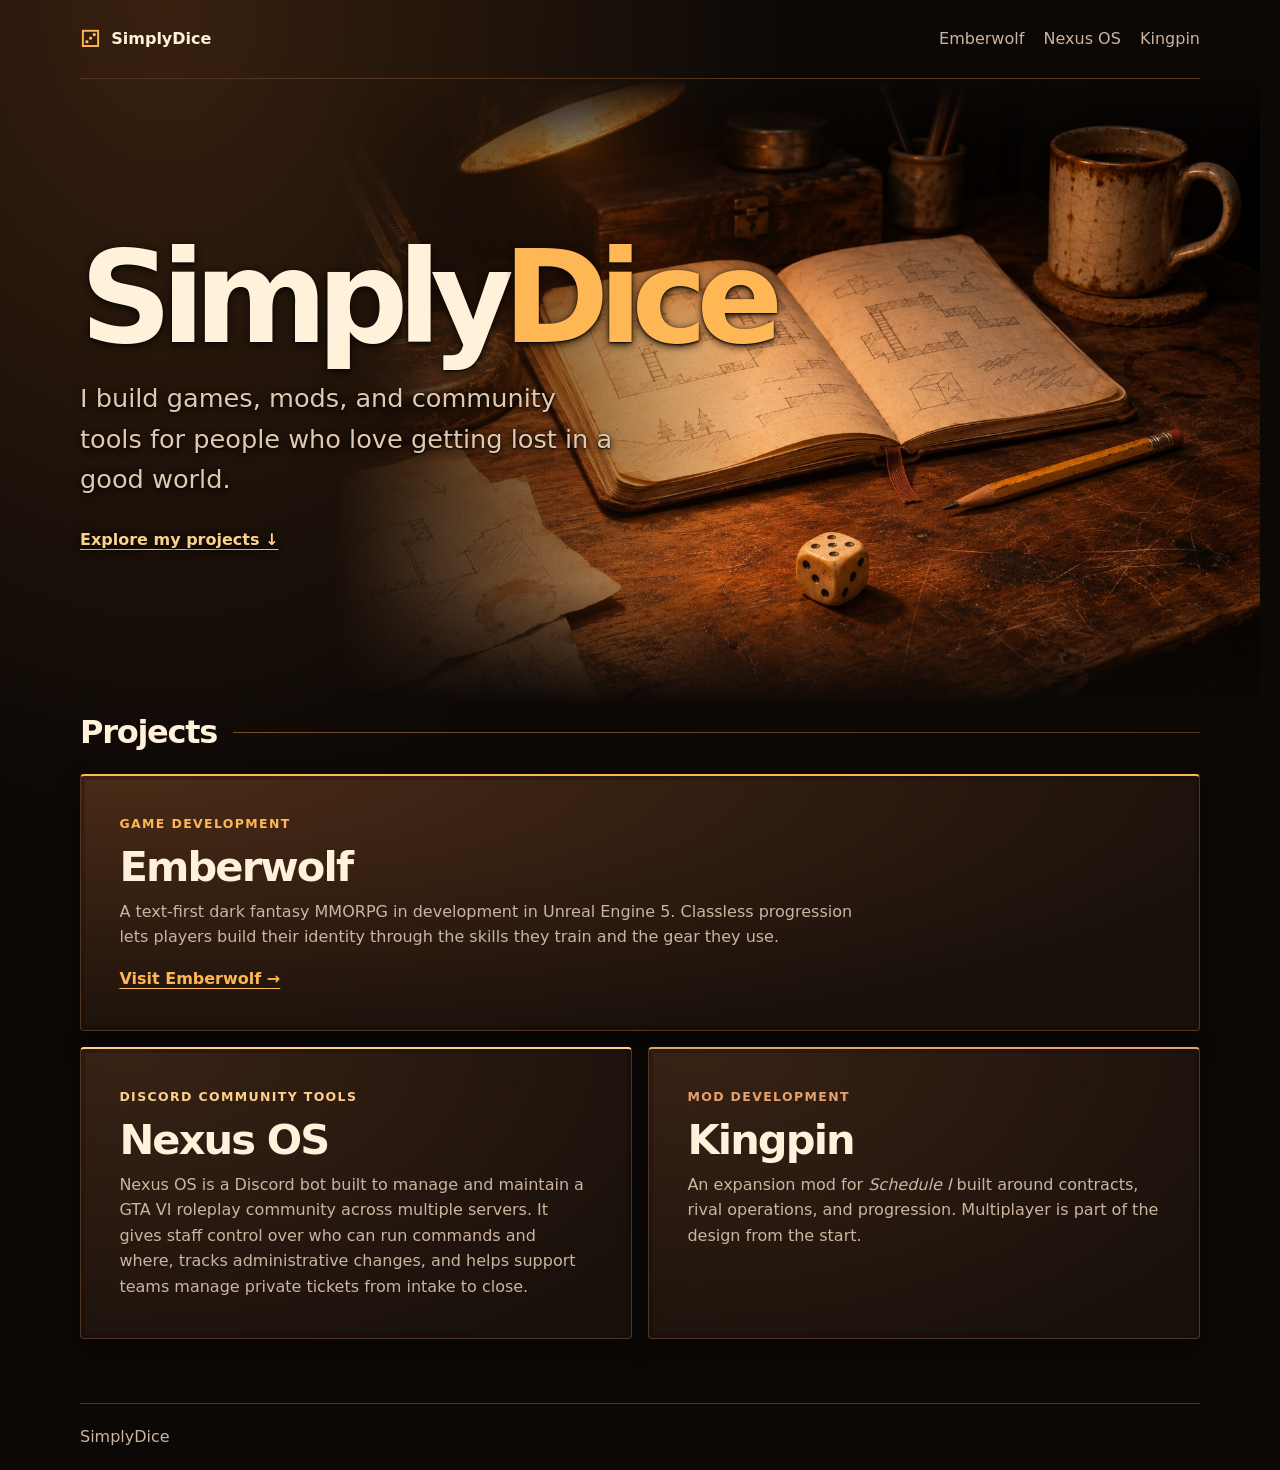
<file: leaderboards.html>
<!doctype html><html lang="en"><head><meta charset="utf-8"><meta name="viewport" content="width=device-width,initial-scale=1"><meta http-equiv="refresh" content="0;url=./"><title>Emberwolf</title></head><body><p>This legacy page has been retired. <a href="./">Visit the official Emberwolf website.</a></p></body></html>
</file>
